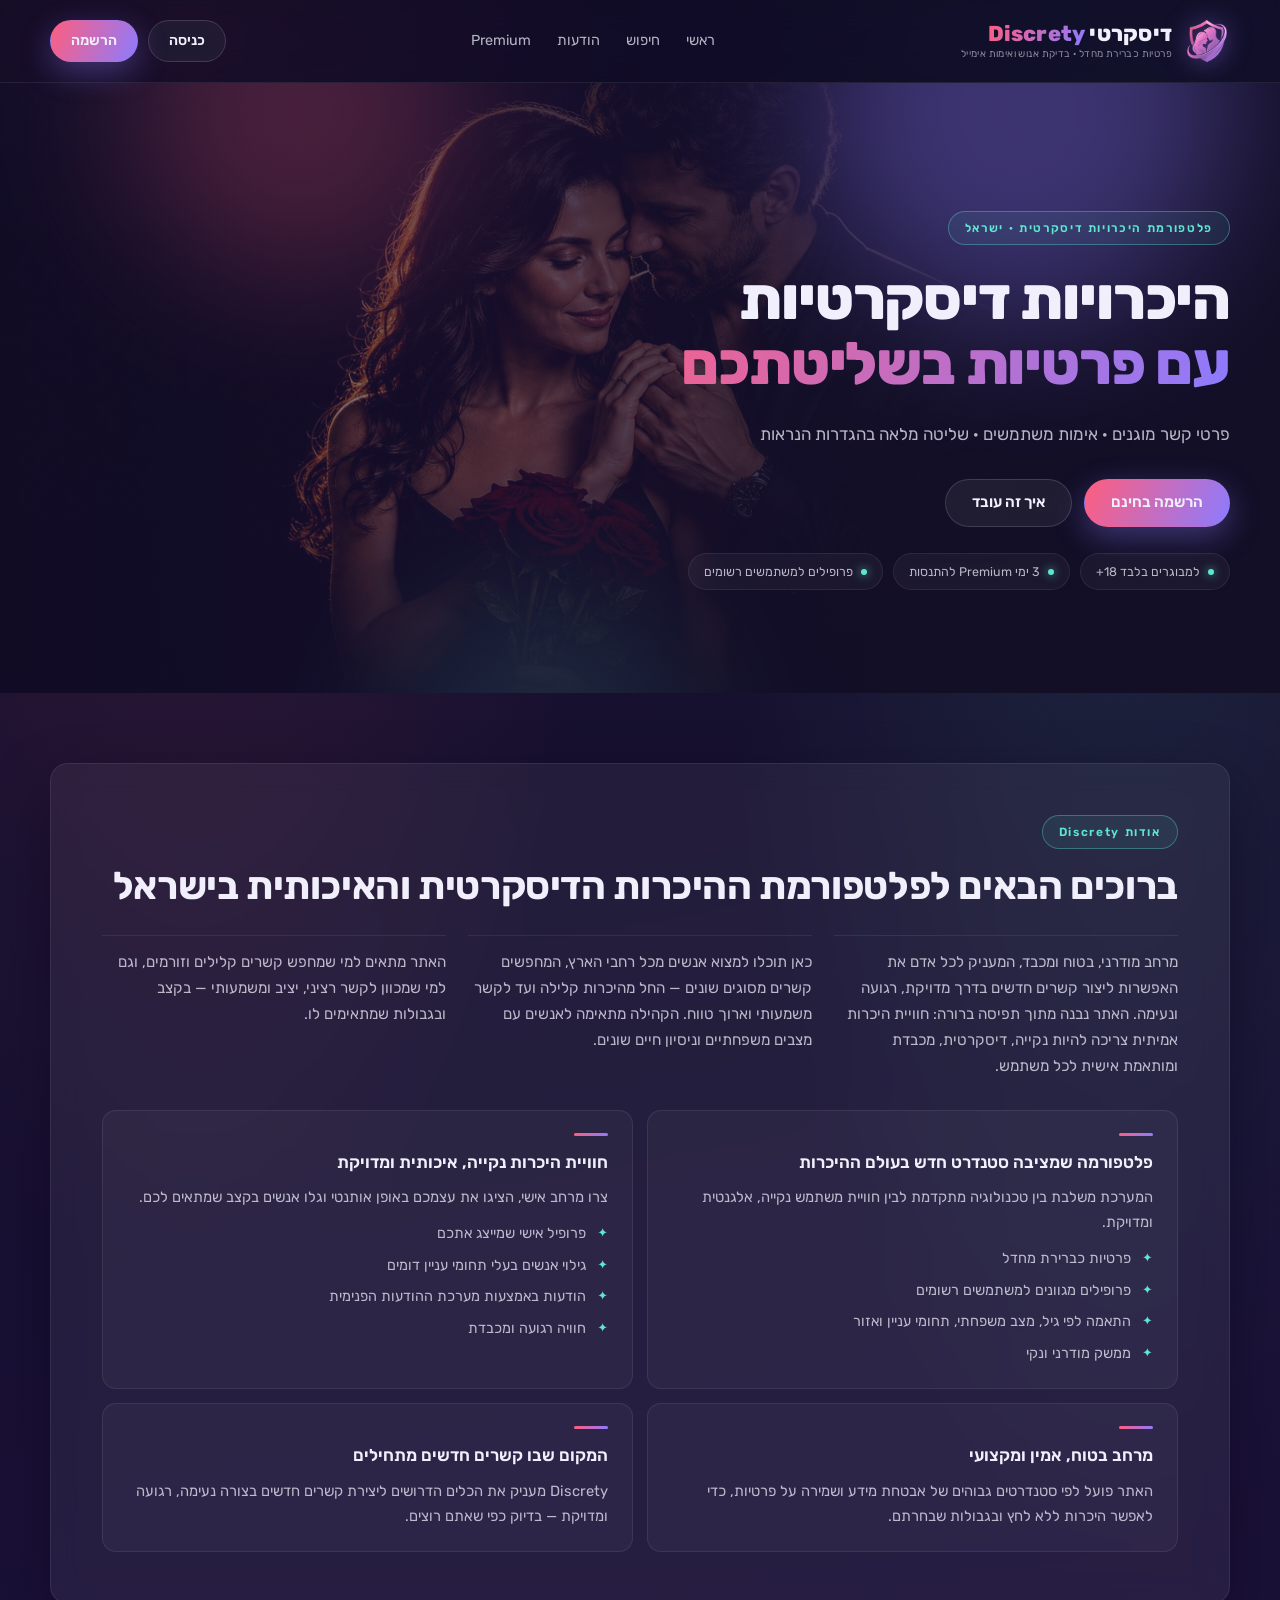
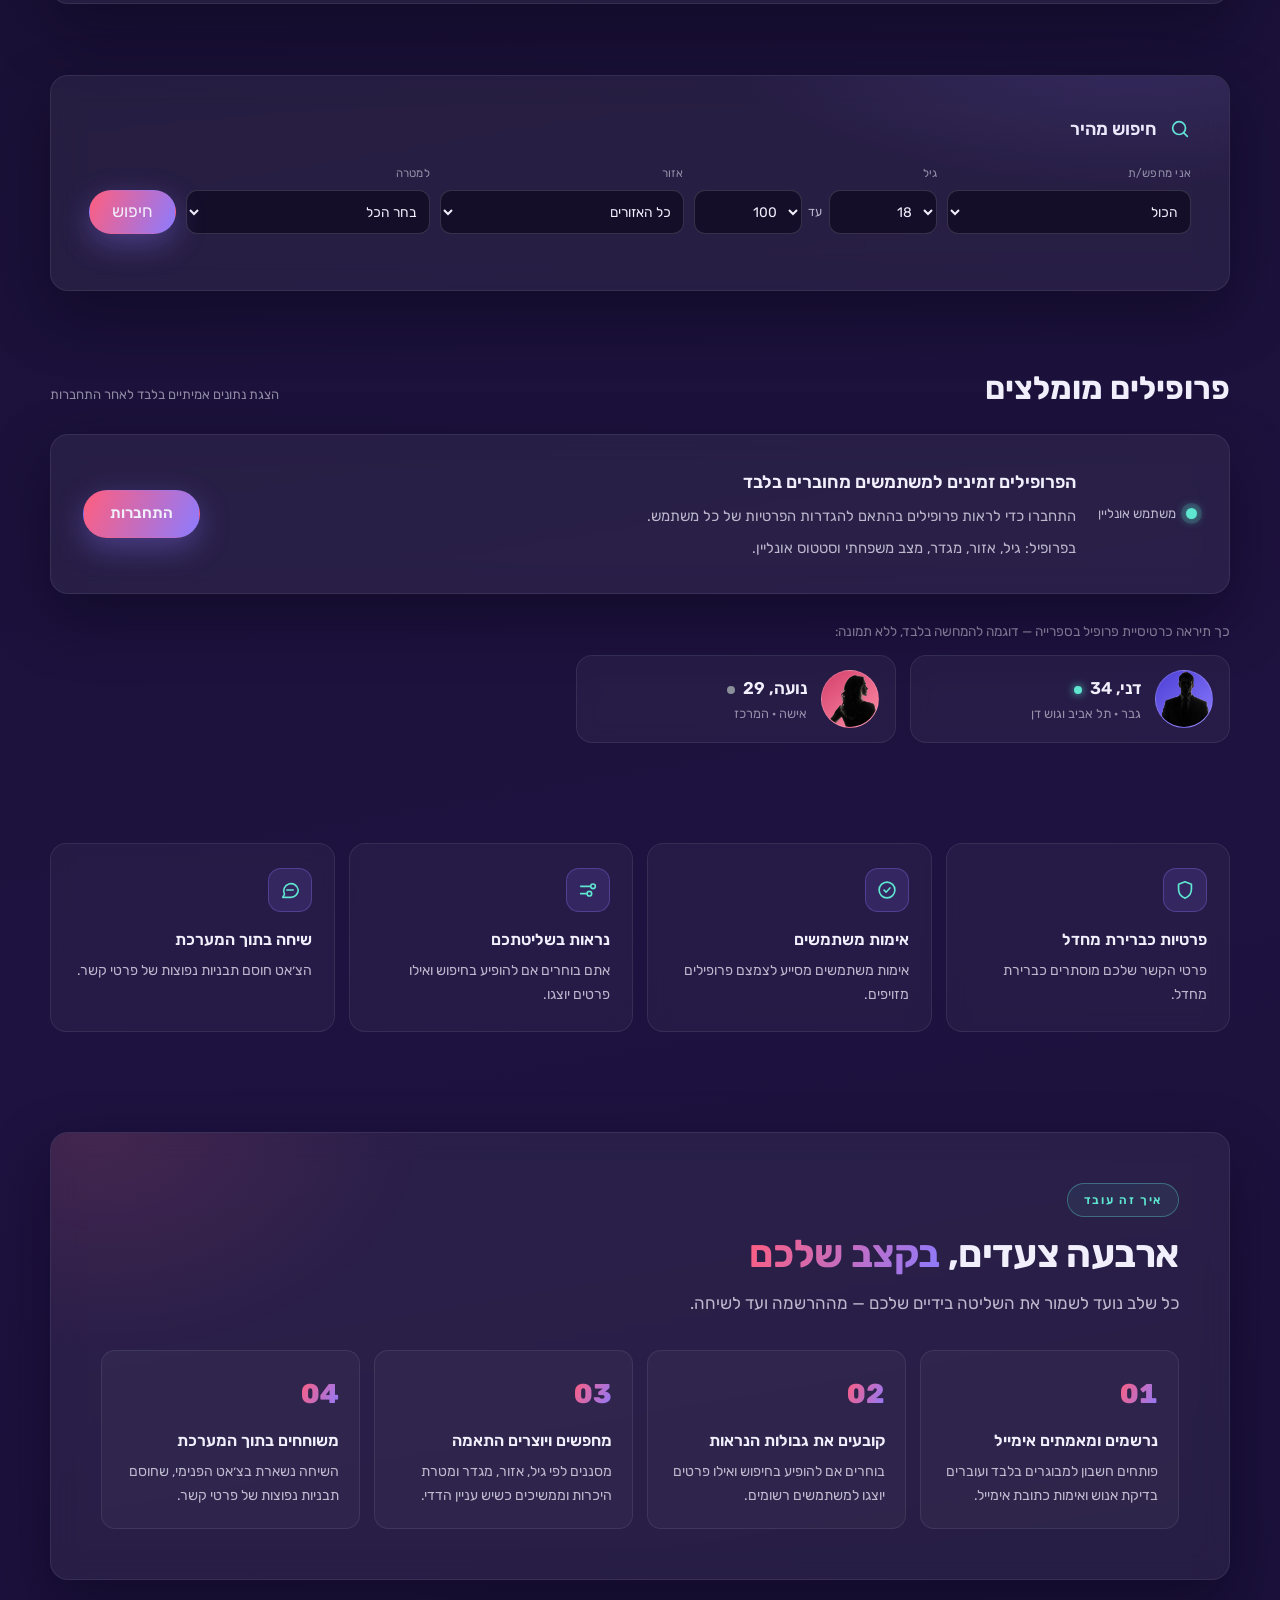
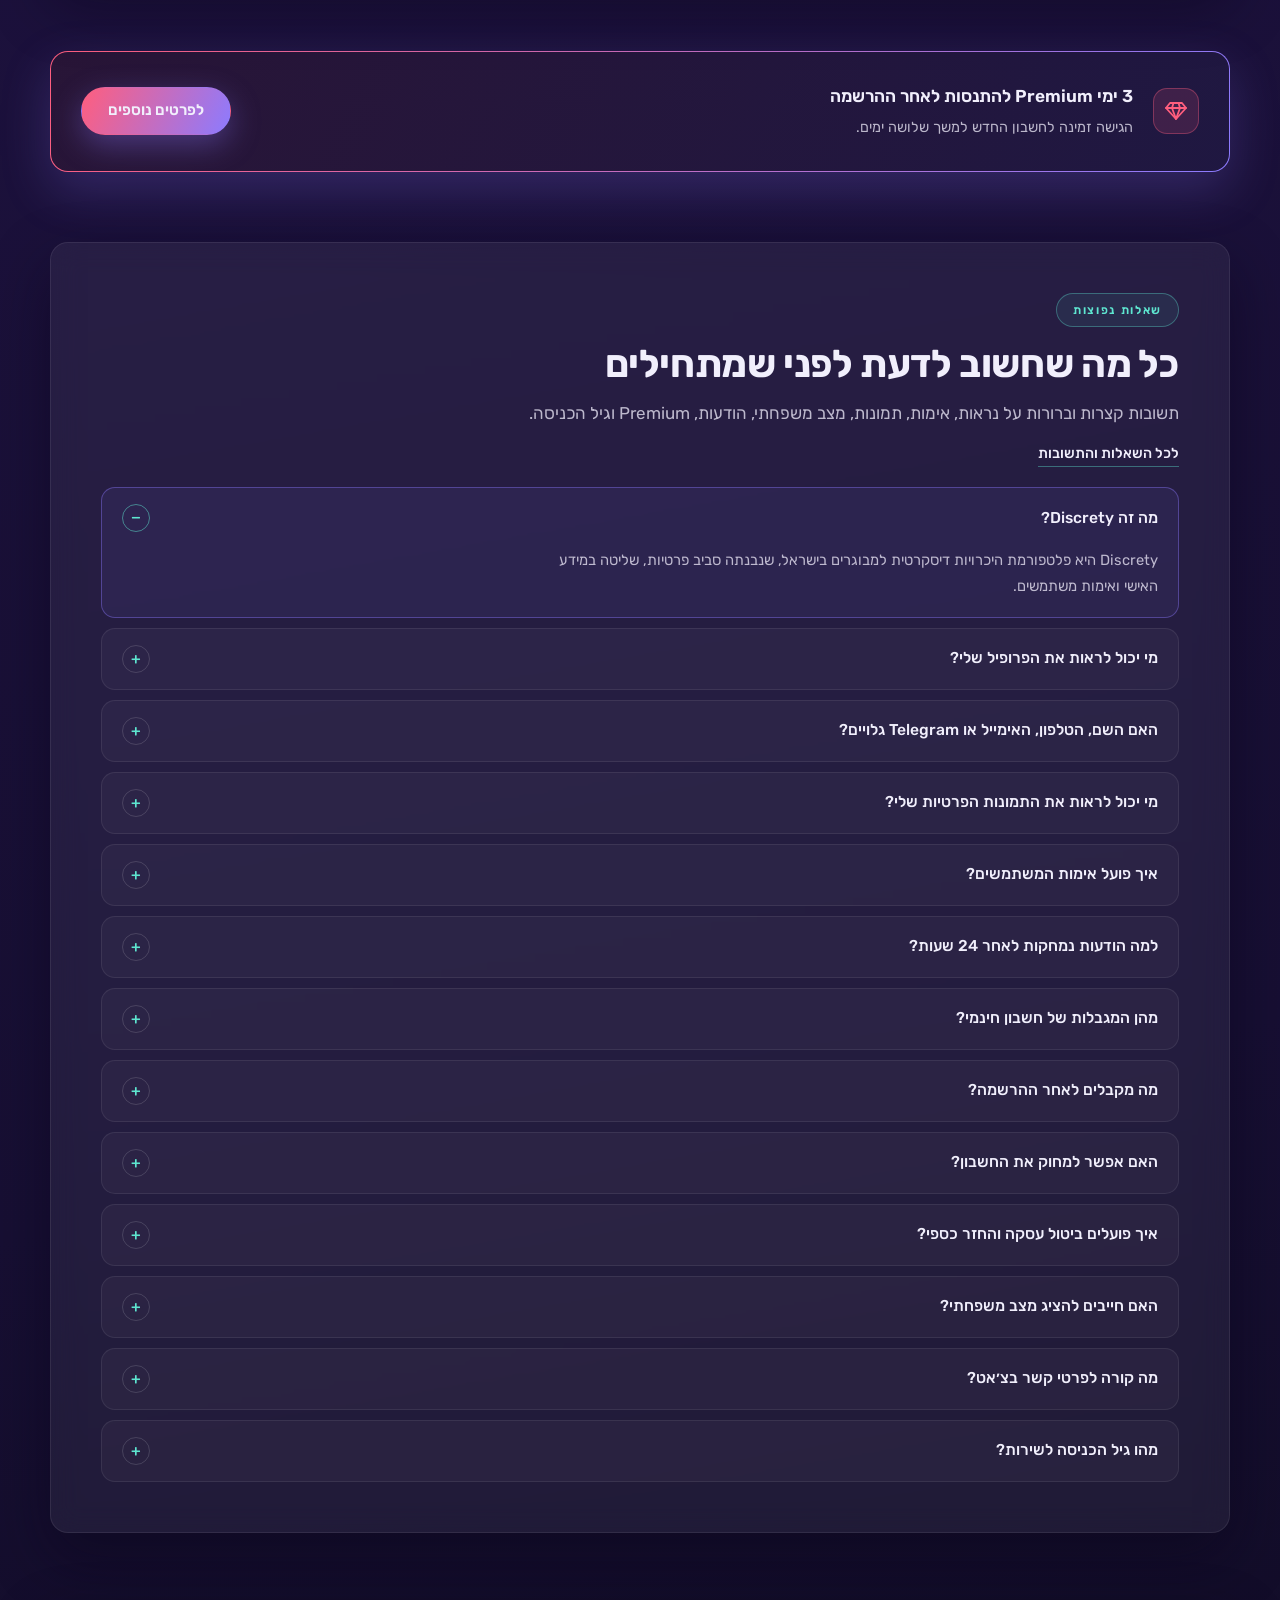
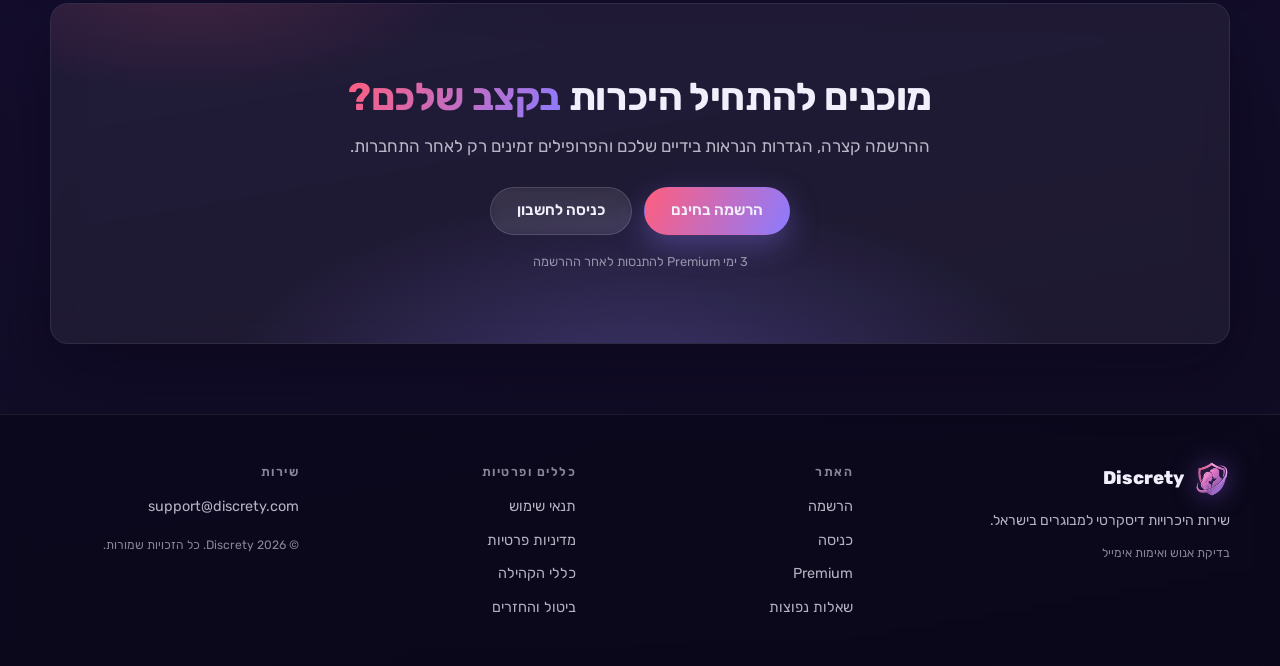
<file: index.html>
<!doctype html>
<html lang="he" dir="rtl">
<head>
<meta charset="utf-8">
<meta name="viewport" content="width=device-width, initial-scale=1">
<title>Discrety — היכרויות דיסקרטיות בישראל</title>
<meta name="description" content="דיסקרטי (Discrety) — אתר היכרויות דיסקרטיות למבוגרים בישראל: אנונימיות מלאה, פרופילים מאומתים ושליטה מלאה בפרטיות.">
<meta name="keywords" content="היכרויות, דיסקרטי, היכרויות דיסקרטיות, הכרויות דיסקרטיות, אתר היכרויות, דייטינג דיסקרטי, היכרויות בישראל">
<meta property="og:type" content="website">
<meta property="og:title" content="Discrety — היכרויות דיסקרטיות בישראל">
<meta property="og:description" content="דיסקרטי (Discrety) — אתר היכרויות דיסקרטיות למבוגרים בישראל: אנונימיות מלאה, פרופילים מאומתים ושליטה מלאה בפרטיות.">
<meta property="og:image" content="https://discrety.com/assets/hero.jpg">
<meta property="og:url" content="https://discrety.com/">
<meta property="og:locale" content="he_IL">
<meta property="og:site_name" content="Discrety · דיסקרטי">
<script type="application/ld+json">{"@context":"https://schema.org","@type":"WebSite","name":"Discrety — היכרויות דיסקרטיות","alternateName":["דיסקרטי","Discrety"],"url":"https://discrety.com/","inLanguage":"he","description":"אתר היכרויות דיסקרטיות למבוגרים בישראל — אנונימיות מלאה, פרופילים מאומתים ושליטה בפרטיות."}</script>
<link rel="canonical" href="https://discrety.com/">
<link rel="icon" type="image/png" href="assets/favicon.png">
<link rel="preconnect" href="https://fonts.googleapis.com">
<link rel="stylesheet" href="https://fonts.googleapis.com/css2?family=Rubik:wght@400;500;600;700;800&display=swap">
<link rel="stylesheet" href="assets/styles.css">
</head>
<body>
<div class="ng" lang="he" dir="rtl">
<header class="site-header">
  <div class="shell header-shell">
    <a class="brand" href="index.html" aria-label="Discrety — דף הבית">
      <span class="brand-logo" aria-hidden="true"></span>
      <span class="brand-text">
        <span class="brand-name">דיסקרטי <b>Discrety</b></span>
        <span class="brand-trust">פרטיות כברירת מחדל · בדיקת אנוש ואימות אימייל</span>
      </span>
    </a>
    <nav class="main-nav" aria-label="ניווט ראשי">
      <a href="index.html">ראשי</a>
      <a href="search.html">חיפוש</a>
      <a href="messages.html">הודעות</a>
      <a href="premium.html">Premium</a>
    </nav>
    <div class="header-actions">
      <span class="guest-actions">
        <a class="btn" href="login.html">כניסה</a>
        <a class="btn btn-grad" href="register.html">הרשמה</a>
      </span>
      <span class="user-actions">
        <button class="btn icon-btn" type="button" aria-label="התראות" data-toast="1">
          <svg viewBox="0 0 24 24" fill="none" stroke="currentColor" stroke-width="1.8" stroke-linecap="round" stroke-linejoin="round" aria-hidden="true"><path d="M18 9a6 6 0 10-12 0c0 5-2 6-2 6h16s-2-1-2-6"/><path d="M10.3 19a2 2 0 003.4 0"/></svg>
          <em>2</em>
        </button>
        <span class="user-chip"><span class="avatar m" aria-hidden="true"></span><span class="uname">דני</span></span>
      </span>
      <button class="btn menu-button" id="menuButton" type="button" aria-label="פתיחת תפריט" aria-expanded="false">☰</button>
    </div>
    <nav class="mobile-nav" id="mobileNav" aria-label="ניווט למובייל">
      <a href="index.html">ראשי</a><a href="search.html">חיפוש</a><a href="messages.html">הודעות</a><a href="premium.html">Premium</a><a href="login.html">כניסה</a><a href="register.html">הרשמה</a>
    </nav>
  </div>
</header>
<main>
<section class="hero">
    <div class="hero-bg" aria-hidden="true"><i></i><i></i><i></i></div>
    <div class="shell"><div class="hero-text">
      <span class="kicker">פלטפורמת היכרויות דיסקרטית · ישראל</span>
      <h1>היכרויות דיסקרטיות<span>עם פרטיות בשליטתכם</span></h1>
      <p class="hero-lead">פרטי קשר מוגנים · אימות משתמשים · שליטה מלאה בהגדרות הנראות</p>
      <div class="hero-actions">
        <a class="btn btn-grad preview-link" href="register.html">הרשמה בחינם</a>
        <a class="btn" href="#how">איך זה עובד</a>
      </div>
      <div class="hero-note">
        <span><i></i>למבוגרים בלבד 18+</span>
        <span><i></i>3 ימי Premium להתנסות</span>
        <span><i></i>פרופילים למשתמשים רשומים</span>
      </div>
    </div></div>
  </section>
<!-- HEADER -->
  <div class="shell home-main">
    <section class="panel editorial" id="about">
      <header><span class="kicker">אודות Discrety</span>
        <h2 class="section-title">ברוכים הבאים לפלטפורמת ההיכרות הדיסקרטית והאיכותית בישראל</h2>
      </header>
      <div class="lead-grid">
        <p>מרחב מודרני, בטוח ומכבד, המעניק לכל אדם את האפשרות ליצור קשרים חדשים בדרך מדויקת, רגועה ונעימה. האתר נבנה מתוך תפיסה ברורה: חוויית היכרות אמיתית צריכה להיות נקייה, דיסקרטית, מכבדת ומותאמת אישית לכל משתמש.</p>
        <p>כאן תוכלו למצוא אנשים מכל רחבי הארץ, המחפשים קשרים מסוגים שונים — החל מהיכרות קלילה ועד לקשר משמעותי וארוך טווח. הקהילה מתאימה לאנשים עם מצבים משפחתיים וניסיון חיים שונים.</p>
        <p>האתר מתאים למי שמחפש קשרים קלילים וזורמים, וגם למי שמכוון לקשר רציני, יציב ומשמעותי — בקצב ובגבולות שמתאימים לו.</p>
      </div>
      <div class="editorial-grid">
        <article>
          <h3>פלטפורמה שמציבה סטנדרט חדש בעולם ההיכרות</h3>
          <p>המערכת משלבת בין טכנולוגיה מתקדמת לבין חוויית משתמש נקייה, אלגנטית ומדויקת.</p>
          <ul>
            <li>פרטיות כברירת מחדל</li>
            <li>פרופילים מגוונים למשתמשים רשומים</li>
            <li>התאמה לפי גיל, מצב משפחתי, תחומי עניין ואזור</li>
            <li>ממשק מודרני ונקי</li>
          </ul>
        </article>
        <article>
          <h3>חוויית היכרות נקייה, איכותית ומדויקת</h3>
          <p>צרו מרחב אישי, הציגו את עצמכם באופן אותנטי וגלו אנשים בקצב שמתאים לכם.</p>
          <ul>
            <li>פרופיל אישי שמייצג אתכם</li>
            <li>גילוי אנשים בעלי תחומי עניין דומים</li>
            <li>הודעות באמצעות מערכת ההודעות הפנימית</li>
            <li>חוויה רגועה ומכבדת</li>
          </ul>
        </article>
        <article>
          <h3>מרחב בטוח, אמין ומקצועי</h3>
          <p>האתר פועל לפי סטנדרטים גבוהים של אבטחת מידע ושמירה על פרטיות, כדי לאפשר היכרות ללא לחץ ובגבולות שבחרתם.</p>
        </article>
        <article>
          <h3>המקום שבו קשרים חדשים מתחילים</h3>
          <p>Discrety מעניק את הכלים הדרושים ליצירת קשרים חדשים בצורה נעימה, רגועה ומדויקת — בדיוק כפי שאתם רוצים.</p>
        </article>
      </div>
    </section>

    <form class="panel search" id="searchForm">
      <div class="search-head">
        <svg viewBox="0 0 24 24" fill="none" stroke="currentColor" stroke-width="1.9" stroke-linecap="round" aria-hidden="true"><circle cx="11" cy="11" r="7"/><path d="M20 20l-3.8-3.8"/></svg>
        <strong>חיפוש מהיר</strong>
      </div>
      <div class="search-fields">
        <label>אני מחפש/ת
          <select><option>הכול</option><option>אישה</option><option>גבר</option></select>
        </label>
        <label>גיל
          <span class="age-range">
            <select dir="ltr" aria-label="מגיל"><option>18</option><option>19</option><option>20</option><option>21</option><option>22</option><option>23</option><option>24</option><option>25</option><option>26</option><option>27</option><option>28</option><option>29</option><option>30</option><option>31</option><option>32</option><option>33</option><option>34</option><option>35</option><option>36</option><option>37</option><option>38</option><option>39</option><option>40</option><option>41</option><option>42</option><option>43</option><option>44</option><option>45</option><option>46</option><option>47</option><option>48</option><option>49</option><option>50</option><option>51</option><option>52</option><option>53</option><option>54</option><option>55</option><option>56</option><option>57</option><option>58</option><option>59</option><option>60</option><option>61</option><option>62</option><option>63</option><option>64</option><option>65</option><option>66</option><option>67</option><option>68</option><option>69</option><option>70</option><option>71</option><option>72</option><option>73</option><option>74</option><option>75</option><option>76</option><option>77</option><option>78</option><option>79</option><option>80</option><option>81</option><option>82</option><option>83</option><option>84</option><option>85</option><option>86</option><option>87</option><option>88</option><option>89</option><option>90</option><option>91</option><option>92</option><option>93</option><option>94</option><option>95</option><option>96</option><option>97</option><option>98</option><option>99</option><option>100</option></select>
            <span class="age-sep">עד</span>
            <select dir="ltr" aria-label="עד גיל"><option>18</option><option>19</option><option>20</option><option>21</option><option>22</option><option>23</option><option>24</option><option>25</option><option>26</option><option>27</option><option>28</option><option>29</option><option>30</option><option>31</option><option>32</option><option>33</option><option>34</option><option>35</option><option>36</option><option>37</option><option>38</option><option>39</option><option>40</option><option>41</option><option>42</option><option>43</option><option>44</option><option>45</option><option>46</option><option>47</option><option>48</option><option>49</option><option>50</option><option>51</option><option>52</option><option>53</option><option>54</option><option>55</option><option>56</option><option>57</option><option>58</option><option>59</option><option>60</option><option>61</option><option>62</option><option>63</option><option>64</option><option>65</option><option>66</option><option>67</option><option>68</option><option>69</option><option>70</option><option>71</option><option>72</option><option>73</option><option>74</option><option>75</option><option>76</option><option>77</option><option>78</option><option>79</option><option>80</option><option>81</option><option>82</option><option>83</option><option>84</option><option>85</option><option>86</option><option>87</option><option>88</option><option>89</option><option>90</option><option>91</option><option>92</option><option>93</option><option>94</option><option>95</option><option>96</option><option>97</option><option>98</option><option>99</option><option selected>100</option></select>
          </span>
        </label>
        <label>אזור
          <select><option>כל האזורים</option><option>תל אביב וגוש דן</option><option>המרכז</option><option>ירושלים והסביבה</option><option>חיפה והקריות</option><option>הצפון</option><option>הדרום</option></select>
        </label>
        <label>למטרה
          <select><option>בחר הכל</option><option>קשר דיסקרטי</option><option>פלירטוטים</option><option>קשר רומנטי</option><option>בילויים משותפים</option><option>אחר</option></select>
        </label>
        <button class="btn btn-grad" type="submit">חיפוש</button>
      </div>
      <div class="search-actions">
        <p class="preview-message" id="searchMessage">זהו preview בלבד — באתר הפעיל החיפוש יפתח את ספריית הפרופילים.</p>
      </div>
    </form>

    <section id="profiles">
      <div class="profiles-heading">
        <h2>פרופילים מומלצים</h2>
        <small>הצגת נתונים אמיתיים בלבד לאחר התחברות</small>
      </div>
      <div class="panel profile-gate">
        <div class="gate-status-wrap">
          <span class="gate-status" id="connectionStatus" role="status" aria-live="polite" aria-label="סטטוס חיבור החשבון"><span class="dot" aria-hidden="true"></span></span>
          <span class="gate-status-label">משתמש אונליין</span>
        </div>
        <div>
          <h3>הפרופילים זמינים למשתמשים מחוברים בלבד</h3>
          <p>התחברו כדי לראות פרופילים בהתאם להגדרות הפרטיות של כל משתמש.</p>
          <p class="profile-fields">בפרופיל: גיל, אזור, מגדר, מצב משפחתי וסטטוס אונליין.</p>
        </div>
        <a class="btn btn-grad preview-link" href="login.html">התחברות</a>
      </div>
      <p class="sample-profiles-label">כך תיראה כרטיסיית פרופיל בספרייה — דוגמה להמחשה בלבד, ללא תמונה:</p>
      <div class="sample-profiles-grid" aria-hidden="true">
        <article class="sample-profile-card">
          <span class="sample-profile-avatar male">
            <img src="assets/avatar-m.png" alt="" width="58" height="58">
          </span>
          <div class="sample-profile-info">
            <div class="sample-profile-name">דני, 34 <span class="connection-status connected"><span class="dot"></span></span></div>
            <div class="sample-profile-meta">גבר · תל אביב וגוש דן</div>
          </div>
        </article>
        <article class="sample-profile-card">
          <span class="sample-profile-avatar female">
            <img src="assets/avatar-f.png" alt="" width="58" height="58">
          </span>
          <div class="sample-profile-info">
            <div class="sample-profile-name">נועה, 29 <span class="connection-status"><span class="dot"></span></span></div>
            <div class="sample-profile-meta">אישה · המרכז</div>
          </div>
        </article>
      </div>
    </section>
  </div>

  <section class="trust" aria-label="עקרונות פרטיות ואמון">
    <div class="shell trust-grid">
      <article class="trust-item">
        <span class="icon"><svg viewBox="0 0 24 24" fill="none" stroke="currentColor" stroke-width="1.8" stroke-linecap="round" stroke-linejoin="round" aria-hidden="true"><path d="M12 3l7 2.8v5.4c0 4.6-3 8.2-7 9.8-4-1.6-7-5.2-7-9.8V5.8z"/></svg></span>
        <h2>פרטיות כברירת מחדל</h2><p>פרטי הקשר שלכם מוסתרים כברירת מחדל.</p>
      </article>
      <article class="trust-item">
        <span class="icon"><svg viewBox="0 0 24 24" fill="none" stroke="currentColor" stroke-width="1.8" stroke-linecap="round" stroke-linejoin="round" aria-hidden="true"><circle cx="12" cy="12" r="8.6"/><path d="M8.8 12.2l2.2 2.2 4.2-4.6"/></svg></span>
        <h2>אימות משתמשים</h2><p>אימות משתמשים מסייע לצמצם פרופילים מזויפים.</p>
      </article>
      <article class="trust-item">
        <span class="icon"><svg viewBox="0 0 24 24" fill="none" stroke="currentColor" stroke-width="1.8" stroke-linecap="round" stroke-linejoin="round" aria-hidden="true"><path d="M4 8h10M4 16h6"/><circle cx="17.5" cy="8" r="2.5"/><circle cx="13.5" cy="16" r="2.5"/></svg></span>
        <h2>נראות בשליטתכם</h2><p>אתם בוחרים אם להופיע בחיפוש ואילו פרטים יוצגו.</p>
      </article>
      <article class="trust-item">
        <span class="icon"><svg viewBox="0 0 24 24" fill="none" stroke="currentColor" stroke-width="1.8" stroke-linecap="round" stroke-linejoin="round" aria-hidden="true"><path d="M21 12a8 8 0 01-8 8H4l2-3.2A8 8 0 1121 12z"/><path d="M8.5 12h7"/></svg></span>
        <h2>שיחה בתוך המערכת</h2><p>הצ׳אט חוסם תבניות נפוצות של פרטי קשר.</p>
      </article>
    </div>
  </section>
<!-- MAIN1 -->
  <div class="shell home-main">
    <section class="panel journey" id="how">
      <span class="kicker">איך זה עובד</span>
      <h2 class="section-title">ארבעה צעדים, <span class="grad-text">בקצב שלכם</span></h2>
      <p class="section-copy">כל שלב נועד לשמור את השליטה בידיים שלכם — מההרשמה ועד לשיחה.</p>
      <ol class="journey-grid">
        <li><span class="num">01</span><h3>נרשמים ומאמתים אימייל</h3><p>פותחים חשבון למבוגרים בלבד ועוברים בדיקת אנוש ואימות כתובת אימייל.</p></li>
        <li><span class="num">02</span><h3>קובעים את גבולות הנראות</h3><p>בוחרים אם להופיע בחיפוש ואילו פרטים יוצגו למשתמשים רשומים.</p></li>
        <li><span class="num">03</span><h3>מחפשים ויוצרים התאמה</h3><p>מסננים לפי גיל, אזור, מגדר ומטרת היכרות וממשיכים כשיש עניין הדדי.</p></li>
        <li><span class="num">04</span><h3>משוחחים בתוך המערכת</h3><p>השיחה נשארת בצ׳אט הפנימי, שחוסם תבניות נפוצות של פרטי קשר.</p></li>
      </ol>
    </section>

    <section class="premium">
      <span class="diamond" aria-hidden="true"><svg viewBox="0 0 24 24" fill="none" stroke="currentColor" stroke-width="1.8" stroke-linecap="round" stroke-linejoin="round"><path d="M6 4h12l4 5-10 11L2 9z"/><path d="M2 9h20M9.5 4L8 9l4 11 4-11-1.5-5"/></svg></span>
      <div>
        <strong>3 ימי Premium להתנסות לאחר ההרשמה</strong>
        <p>הגישה זמינה לחשבון החדש למשך שלושה ימים.</p>
      </div>
      <a class="btn btn-grad preview-link" href="premium.html">לפרטים נוספים</a>
    </section>

    <section class="panel faq" id="faq">
      <header>
        <span class="kicker">שאלות נפוצות</span>
        <h2 class="section-title">כל מה שחשוב לדעת לפני שמתחילים</h2>
        <p class="section-copy">תשובות קצרות וברורות על נראות, אימות, תמונות, מצב משפחתי, הודעות, Premium וגיל הכניסה.</p>
        <a class="text-link preview-link" href="index.html#faq">לכל השאלות והתשובות</a>
      </header>
      <div class="faq-list">
        <details open><summary>מה זה Discrety?</summary><p>Discrety היא פלטפורמת היכרויות דיסקרטית למבוגרים בישראל, שנבנתה סביב פרטיות, שליטה במידע האישי ואימות משתמשים.</p></details>
        <details><summary>מי יכול לראות את הפרופיל שלי?</summary><p>רק משתמשים רשומים ומחוברים יכולים לעיין בפרופילים, ובכפוף להגדרות הנראות שקבעתם.</p></details>
        <details><summary>האם השם, הטלפון, האימייל או Telegram גלויים?</summary><p>לא. פרטים אישיים נשארים מוסתרים כברירת מחדל. פתיחת גישה לפרטי קשר מתבצעת רק לאחר בקשה מוגנת ואישור מפורש שלכם.</p></details>
        <details><summary>מי יכול לראות את התמונות הפרטיות שלי?</summary><p>רק משתמשים שאישרתם יכולים לקבל גישה לתמונות סגורות. אפשר לבטל את ההרשאה בכל רגע דרך הגדרות החשבון.</p></details>
        <details><summary>איך פועל אימות המשתמשים?</summary><p>ההרשמה כוללת בדיקת אנוש ואימות אימייל. התהליך מסייע לצמצם בוטים ופרופילים מזויפים.</p></details>
        <details><summary>למה הודעות נמחקות לאחר 24 שעות?</summary><p>הודעות בצ׳אט נשמרות לתקופה מוגבלת ונמחקות אוטומטית לאחר 24 שעות בהתאם לעקרונות הפרטיות של השירות.</p></details>
        <details><summary>מהן המגבלות של חשבון חינמי?</summary><p>חשבון חינמי מוגבל לעד 3 הודעות ביום, עד 25 מילים בכל הודעה, ואינו כולל שליחת מדיה, קבלת תמונות או פתיחת פרטי קשר.</p></details>
        <details><summary>מה מקבלים לאחר ההרשמה?</summary><p>כל חשבון חדש מקבל 3 ימי Premium להתנסות לאחר ההרשמה.</p></details>
        <details><summary>האם אפשר למחוק את החשבון?</summary><p>כן. ניתן לבקש מחיקה דרך הגדרות החשבון או באמצעות פנייה לתמיכה. מחיקת נתונים תתבצע בהתאם למדיניות הפרטיות ולחובות החוקיות החלות.</p></details>
        <details><summary>איך פועלים ביטול עסקה והחזר כספי?</summary><p>בקשות ביטול והחזר נבדקות בהתאם למסלול שנרכש, אופן התשלום והדין החל בישראל. הפרטים המלאים מופיעים במדיניות הביטולים וההחזרים.</p></details>
        <details><summary>האם חייבים להציג מצב משפחתי?</summary><p>לא. מצב משפחתי מופיע בכרטיס ובפרופיל רק כאשר הוא הוגדר וזמין להצגה.</p></details>
        <details><summary>מה קורה לפרטי קשר בצ׳אט?</summary><p>המערכת חוסמת תבניות נפוצות של טלפון, אימייל וקישורים חיצוניים כדי להשאיר את ההיכרות בתוך הצ׳אט הפנימי.</p></details>
        <details><summary>מהו גיל הכניסה לשירות?</summary><p>השירות מיועד לבני 18 ומעלה בלבד.</p></details>
      </div>
    </section>

    <section class="panel final-cta">
      <h2 class="section-title">מוכנים להתחיל היכרות <span class="grad-text">בקצב שלכם?</span></h2>
      <p>ההרשמה קצרה, הגדרות הנראות בידיים שלכם והפרופילים זמינים רק לאחר התחברות.</p>
      <div class="cta-actions">
        <a class="btn btn-grad preview-link" href="register.html">הרשמה בחינם</a>
        <a class="btn preview-link" href="login.html">כניסה לחשבון</a>
      </div>
      <small>3 ימי Premium להתנסות לאחר ההרשמה</small>
    </section>
  </div>
</main>
<footer class="site-footer">
  <div class="shell footer-grid">
    <div class="footer-about">
      <a class="footer-brand" href="index.html">
        <span class="brand-logo" aria-hidden="true"></span>
        Discrety
      </a>
      <p>שירות היכרויות דיסקרטי למבוגרים בישראל.</p>
      <span>בדיקת אנוש ואימות אימייל</span>
    </div>
    <div class="footer-col">
      <strong>האתר</strong>
      <a href="register.html">הרשמה</a>
      <a href="login.html">כניסה</a>
      <a href="premium.html">Premium</a>
      <a href="index.html#faq">שאלות נפוצות</a>
    </div>
    <div class="footer-col">
      <strong>כללים ופרטיות</strong>
      <a href="#" data-toast="1">תנאי שימוש</a>
      <a href="#" data-toast="1">מדיניות פרטיות</a>
      <a href="#" data-toast="1">כללי הקהילה</a>
      <a href="#" data-toast="1">ביטול והחזרים</a>
    </div>
    <div class="footer-col">
      <strong>שירות</strong>
      <a href="mailto:support@discrety.com">support@discrety.com</a>
      <small>© 2026 Discrety. כל הזכויות שמורות.</small>
    </div>
  </div>
</footer>
<div class="toast" id="toast" role="status">זהו אתר תצוגה מקדימה — הקישור יפעל בגרסה המלאה.</div>
</div>
<script src="assets/app.js"></script>
</body>
</html>
</file>
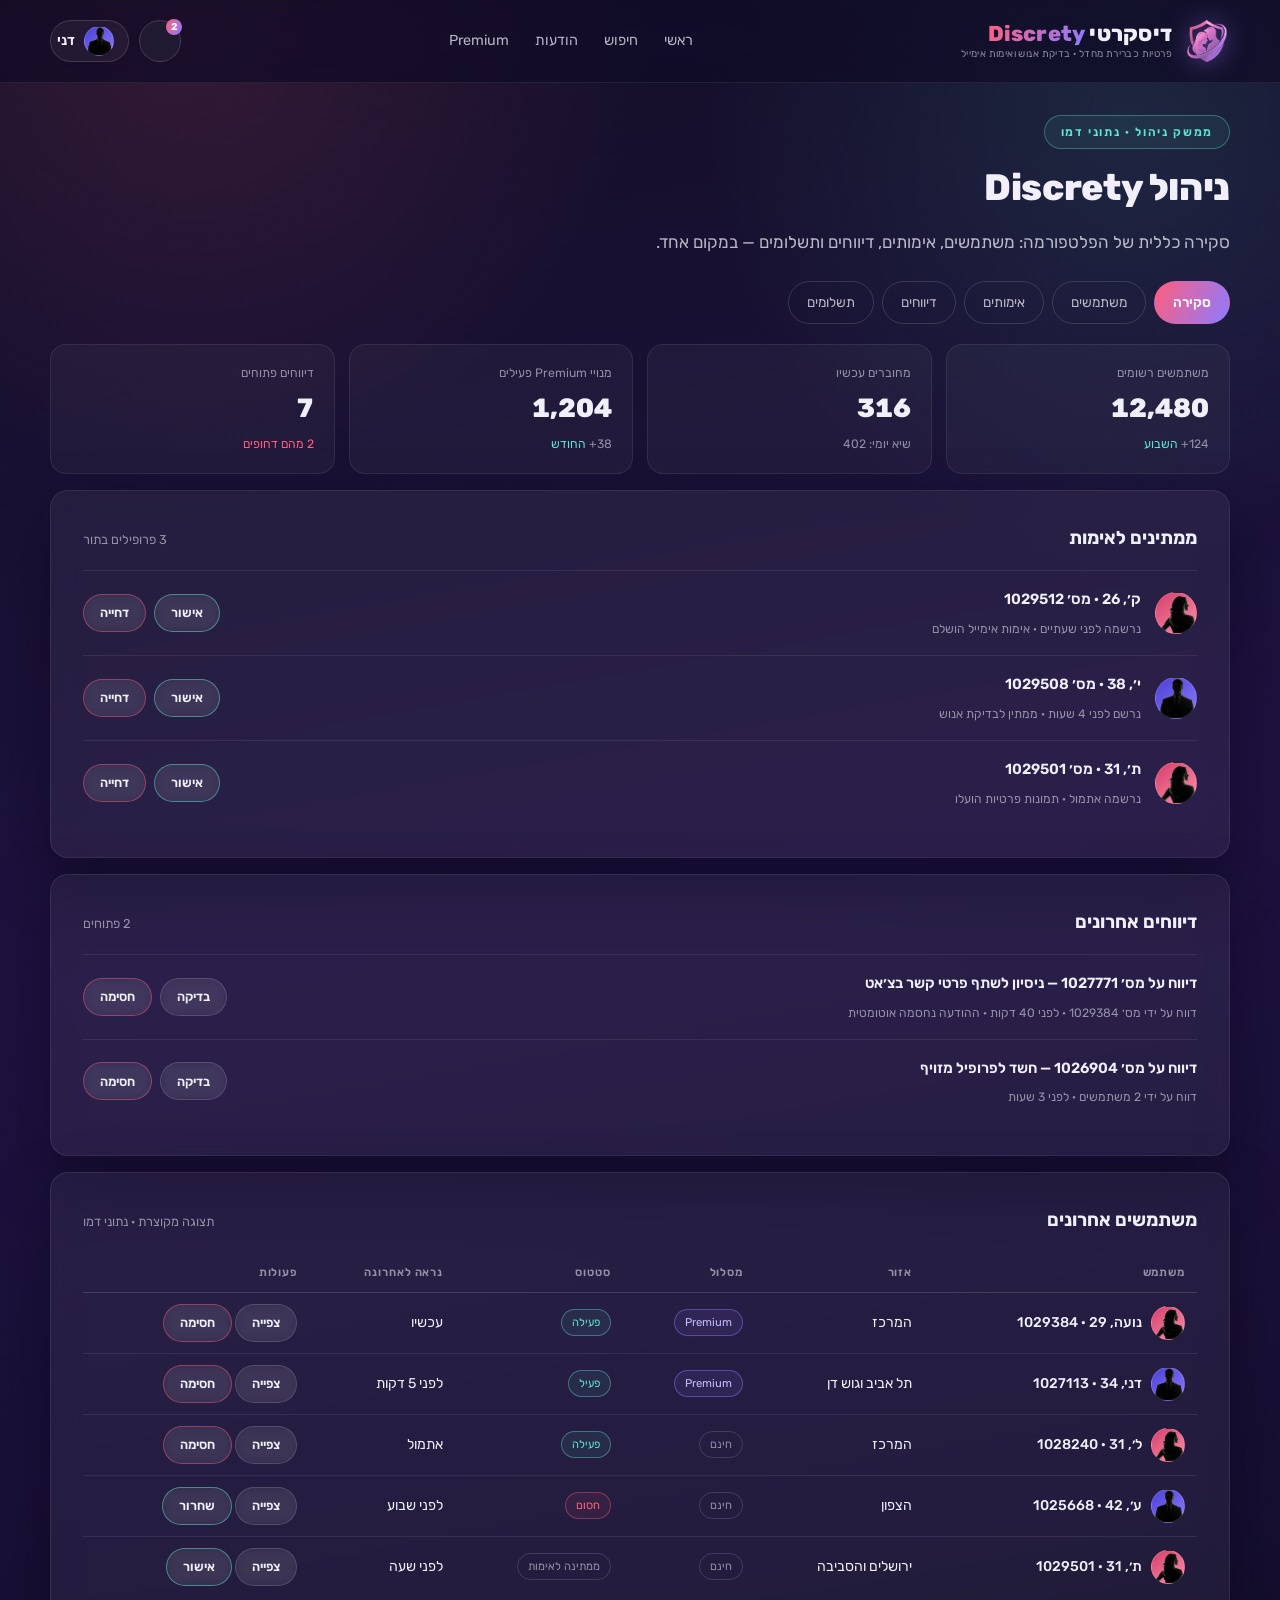
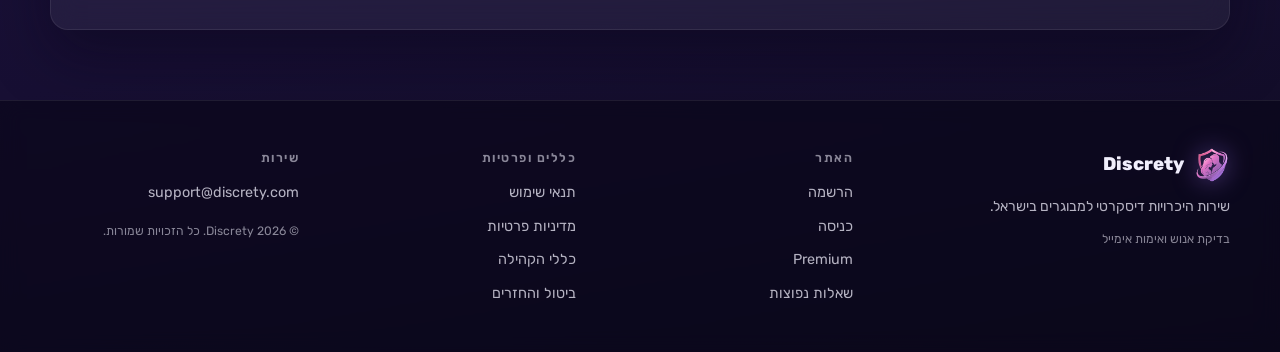
<file: admin.html>
<!doctype html>
<html lang="he" dir="rtl">
<head>
<meta charset="utf-8">
<meta name="viewport" content="width=device-width, initial-scale=1">
<title>ניהול · Discrety</title>
<meta name="description" content="ממשק ניהול — תצוגה מקדימה עם נתוני דמו.">
<meta name="keywords" content="היכרויות, דיסקרטי, היכרויות דיסקרטיות, הכרויות דיסקרטיות, אתר היכרויות, דייטינג דיסקרטי, היכרויות בישראל">
<meta name="robots" content="noindex,nofollow">
<link rel="canonical" href="https://discrety.com/admin.html">
<link rel="icon" type="image/png" href="assets/favicon.png">
<link rel="preconnect" href="https://fonts.googleapis.com">
<link rel="stylesheet" href="https://fonts.googleapis.com/css2?family=Rubik:wght@400;500;600;700;800&display=swap">
<link rel="stylesheet" href="assets/styles.css">
</head>
<body>
<div class="ng logged" lang="he" dir="rtl">
<header class="site-header">
  <div class="shell header-shell">
    <a class="brand" href="index.html" aria-label="Discrety — דף הבית">
      <span class="brand-logo" aria-hidden="true"></span>
      <span class="brand-text">
        <span class="brand-name">דיסקרטי <b>Discrety</b></span>
        <span class="brand-trust">פרטיות כברירת מחדל · בדיקת אנוש ואימות אימייל</span>
      </span>
    </a>
    <nav class="main-nav" aria-label="ניווט ראשי">
      <a href="index.html">ראשי</a>
      <a href="search.html">חיפוש</a>
      <a href="messages.html">הודעות</a>
      <a href="premium.html">Premium</a>
    </nav>
    <div class="header-actions">
      <span class="guest-actions">
        <a class="btn" href="login.html">כניסה</a>
        <a class="btn btn-grad" href="register.html">הרשמה</a>
      </span>
      <span class="user-actions">
        <button class="btn icon-btn" type="button" aria-label="התראות" data-toast="1">
          <svg viewBox="0 0 24 24" fill="none" stroke="currentColor" stroke-width="1.8" stroke-linecap="round" stroke-linejoin="round" aria-hidden="true"><path d="M18 9a6 6 0 10-12 0c0 5-2 6-2 6h16s-2-1-2-6"/><path d="M10.3 19a2 2 0 003.4 0"/></svg>
          <em>2</em>
        </button>
        <span class="user-chip"><span class="avatar m" aria-hidden="true"></span><span class="uname">דני</span></span>
      </span>
      <button class="btn menu-button" id="menuButton" type="button" aria-label="פתיחת תפריט" aria-expanded="false">☰</button>
    </div>
    <nav class="mobile-nav" id="mobileNav" aria-label="ניווט למובייל">
      <a href="index.html">ראשי</a><a href="search.html">חיפוש</a><a href="messages.html">הודעות</a><a href="premium.html">Premium</a><a href="login.html">כניסה</a><a href="register.html">הרשמה</a>
    </nav>
  </div>
</header>
<main>
<div class="shell view-pad">
    <div class="page-head">
      <span class="kicker">ממשק ניהול · נתוני דמו</span>
      <h1>ניהול Discrety</h1>
      <p>סקירה כללית של הפלטפורמה: משתמשים, אימותים, דיווחים ותשלומים — במקום אחד.</p>
    </div>
    <nav class="adm-tabs" aria-label="לשוניות ניהול">
      <a class="cur" href="#">סקירה</a>
      <a href="#" data-toast="1">משתמשים</a>
      <a href="#" data-toast="1">אימותים</a>
      <a href="#" data-toast="1">דיווחים</a>
      <a href="#" data-toast="1">תשלומים</a>
    </nav>
    <div class="kpi-grid">
      <div class="kpi"><span>משתמשים רשומים</span><b>12,480</b><span class="up"><span dir="ltr">+124</span> השבוע</span></div>
      <div class="kpi"><span>מחוברים עכשיו</span><b>316</b><span>שיא יומי: 402</span></div>
      <div class="kpi"><span>מנויי Premium פעילים</span><b>1,204</b><span class="up"><span dir="ltr">+38</span> החודש</span></div>
      <div class="kpi"><span>דיווחים פתוחים</span><b>7</b><span class="down">2 מהם דחופים</span></div>
    </div>

    <section class="panel panel-pad adm-panel">
      <div class="panel-title"><h2>ממתינים לאימות</h2><small>3 פרופילים בתור</small></div>
      <div class="q-row"><span class="avatar f"></span><span><span class="q-name">ק׳, 26 · מס׳ 1029512</span><br><span class="q-meta">נרשמה לפני שעתיים · אימות אימייל הושלם</span></span><span class="q-actions"><a class="btn btn-s btn-ok" href="#" data-toast="1">אישור</a><a class="btn btn-s btn-no" href="#" data-toast="1">דחייה</a></span></div>
      <div class="q-row"><span class="avatar m"></span><span><span class="q-name">י׳, 38 · מס׳ 1029508</span><br><span class="q-meta">נרשם לפני 4 שעות · ממתין לבדיקת אנוש</span></span><span class="q-actions"><a class="btn btn-s btn-ok" href="#" data-toast="1">אישור</a><a class="btn btn-s btn-no" href="#" data-toast="1">דחייה</a></span></div>
      <div class="q-row"><span class="avatar f"></span><span><span class="q-name">ת׳, 31 · מס׳ 1029501</span><br><span class="q-meta">נרשמה אתמול · תמונות פרטיות הועלו</span></span><span class="q-actions"><a class="btn btn-s btn-ok" href="#" data-toast="1">אישור</a><a class="btn btn-s btn-no" href="#" data-toast="1">דחייה</a></span></div>
    </section>

    <section class="panel panel-pad adm-panel">
      <div class="panel-title"><h2>דיווחים אחרונים</h2><small>2 פתוחים</small></div>
      <div class="q-row"><span><span class="q-name">דיווח על מס׳ 1027771 — ניסיון לשתף פרטי קשר בצ׳אט</span><br><span class="q-meta">דווח על ידי מס׳ 1029384 · לפני 40 דקות · ההודעה נחסמה אוטומטית</span></span><span class="q-actions"><a class="btn btn-s" href="#" data-toast="1">בדיקה</a><a class="btn btn-s btn-no" href="#" data-toast="1">חסימה</a></span></div>
      <div class="q-row"><span><span class="q-name">דיווח על מס׳ 1026904 — חשד לפרופיל מזויף</span><br><span class="q-meta">דווח על ידי 2 משתמשים · לפני 3 שעות</span></span><span class="q-actions"><a class="btn btn-s" href="#" data-toast="1">בדיקה</a><a class="btn btn-s btn-no" href="#" data-toast="1">חסימה</a></span></div>
    </section>

    <section class="panel panel-pad adm-panel">
      <div class="panel-title"><h2>משתמשים אחרונים</h2><small>תצוגה מקוצרת · נתוני דמו</small></div>
      <div class="tbl-scroll">
        <table class="adm-table">
          <thead><tr><th>משתמש</th><th>אזור</th><th>מסלול</th><th>סטטוס</th><th>נראה לאחרונה</th><th>פעולות</th></tr></thead>
          <tbody>
            <tr><td><span class="avatar f"></span>נועה, 29 · 1029384</td><td>המרכז</td><td><span class="st pr">Premium</span></td><td><span class="st ok">פעילה</span></td><td>עכשיו</td><td><a class="btn btn-s" href="#" data-toast="1">צפייה</a> <a class="btn btn-s btn-no" href="#" data-toast="1">חסימה</a></td></tr>
            <tr><td><span class="avatar m"></span>דני, 34 · 1027113</td><td>תל אביב וגוש דן</td><td><span class="st pr">Premium</span></td><td><span class="st ok">פעיל</span></td><td>לפני 5 דקות</td><td><a class="btn btn-s" href="#" data-toast="1">צפייה</a> <a class="btn btn-s btn-no" href="#" data-toast="1">חסימה</a></td></tr>
            <tr><td><span class="avatar f"></span>ל׳, 31 · 1028240</td><td>המרכז</td><td><span class="st mut">חינם</span></td><td><span class="st ok">פעילה</span></td><td>אתמול</td><td><a class="btn btn-s" href="#" data-toast="1">צפייה</a> <a class="btn btn-s btn-no" href="#" data-toast="1">חסימה</a></td></tr>
            <tr><td><span class="avatar m"></span>ע׳, 42 · 1025668</td><td>הצפון</td><td><span class="st mut">חינם</span></td><td><span class="st bad">חסום</span></td><td>לפני שבוע</td><td><a class="btn btn-s" href="#" data-toast="1">צפייה</a> <a class="btn btn-s btn-ok" href="#" data-toast="1">שחרור</a></td></tr>
            <tr><td><span class="avatar f"></span>ת׳, 31 · 1029501</td><td>ירושלים והסביבה</td><td><span class="st mut">חינם</span></td><td><span class="st mut">ממתינה לאימות</span></td><td>לפני שעה</td><td><a class="btn btn-s" href="#" data-toast="1">צפייה</a> <a class="btn btn-s btn-ok" href="#" data-toast="1">אישור</a></td></tr>
          </tbody>
        </table>
      </div>
    </section>
  </div>
</main>
<footer class="site-footer">
  <div class="shell footer-grid">
    <div class="footer-about">
      <a class="footer-brand" href="index.html">
        <span class="brand-logo" aria-hidden="true"></span>
        Discrety
      </a>
      <p>שירות היכרויות דיסקרטי למבוגרים בישראל.</p>
      <span>בדיקת אנוש ואימות אימייל</span>
    </div>
    <div class="footer-col">
      <strong>האתר</strong>
      <a href="register.html">הרשמה</a>
      <a href="login.html">כניסה</a>
      <a href="premium.html">Premium</a>
      <a href="index.html#faq">שאלות נפוצות</a>
    </div>
    <div class="footer-col">
      <strong>כללים ופרטיות</strong>
      <a href="#" data-toast="1">תנאי שימוש</a>
      <a href="#" data-toast="1">מדיניות פרטיות</a>
      <a href="#" data-toast="1">כללי הקהילה</a>
      <a href="#" data-toast="1">ביטול והחזרים</a>
    </div>
    <div class="footer-col">
      <strong>שירות</strong>
      <a href="mailto:support@discrety.com">support@discrety.com</a>
      <small>© 2026 Discrety. כל הזכויות שמורות.</small>
    </div>
  </div>
</footer>
<div class="toast" id="toast" role="status">זהו אתר תצוגה מקדימה — הקישור יפעל בגרסה המלאה.</div>
</div>
<script src="assets/app.js"></script>
</body>
</html>
</file>
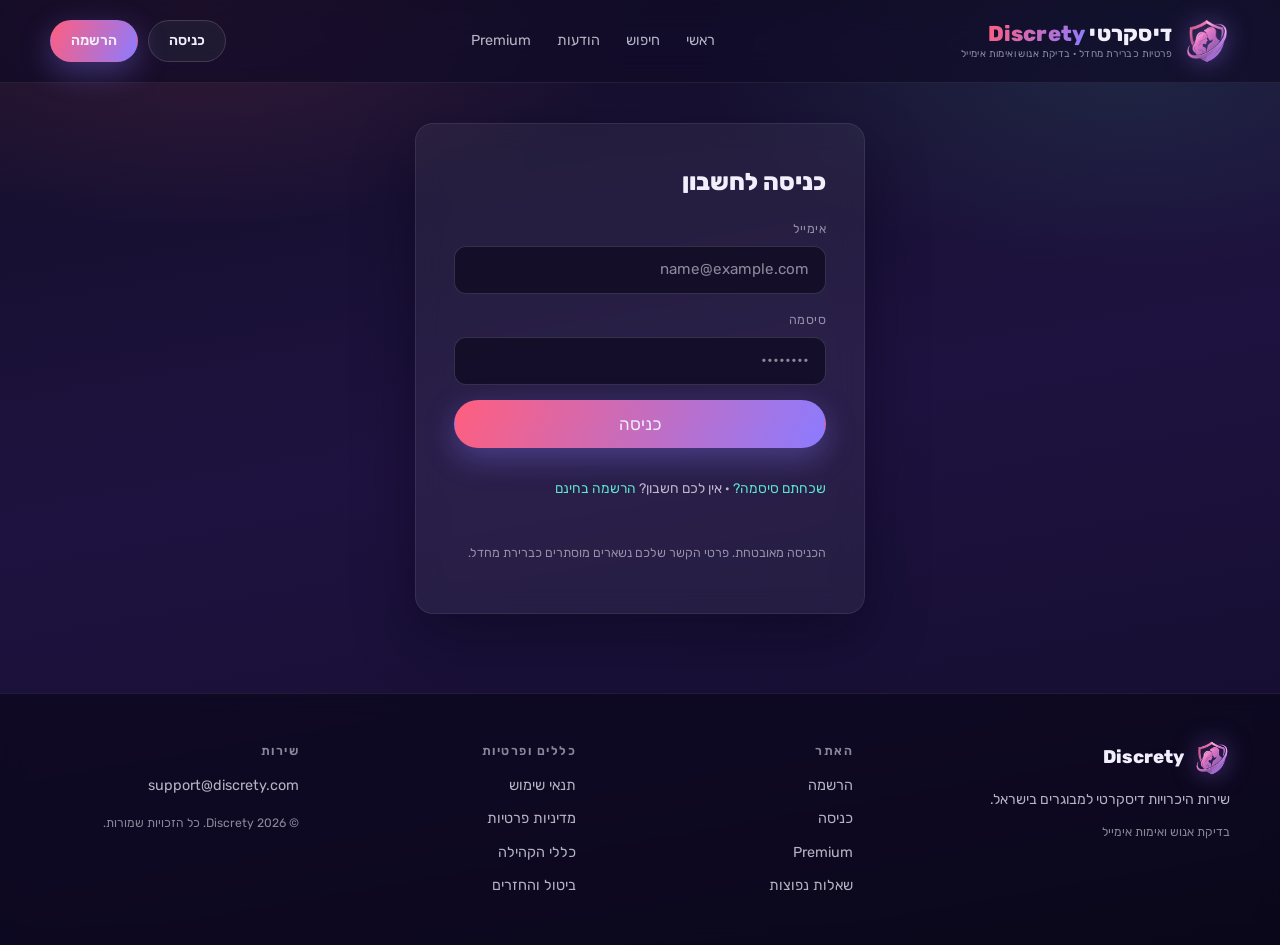
<file: login.html>
<!doctype html>
<html lang="he" dir="rtl">
<head>
<meta charset="utf-8">
<meta name="viewport" content="width=device-width, initial-scale=1">
<title>כניסה · Discrety</title>
<meta name="description" content="כניסה מאובטחת לחשבון Discrety — היכרויות דיסקרטיות.">
<meta name="keywords" content="היכרויות, דיסקרטי, היכרויות דיסקרטיות, הכרויות דיסקרטיות, אתר היכרויות, דייטינג דיסקרטי, היכרויות בישראל">
<meta name="robots" content="noindex,nofollow">
<link rel="canonical" href="https://discrety.com/login.html">
<link rel="icon" type="image/png" href="assets/favicon.png">
<link rel="preconnect" href="https://fonts.googleapis.com">
<link rel="stylesheet" href="https://fonts.googleapis.com/css2?family=Rubik:wght@400;500;600;700;800&display=swap">
<link rel="stylesheet" href="assets/styles.css">
</head>
<body>
<div class="ng" lang="he" dir="rtl">
<header class="site-header">
  <div class="shell header-shell">
    <a class="brand" href="index.html" aria-label="Discrety — דף הבית">
      <span class="brand-logo" aria-hidden="true"></span>
      <span class="brand-text">
        <span class="brand-name">דיסקרטי <b>Discrety</b></span>
        <span class="brand-trust">פרטיות כברירת מחדל · בדיקת אנוש ואימות אימייל</span>
      </span>
    </a>
    <nav class="main-nav" aria-label="ניווט ראשי">
      <a href="index.html">ראשי</a>
      <a href="search.html">חיפוש</a>
      <a href="messages.html">הודעות</a>
      <a href="premium.html">Premium</a>
    </nav>
    <div class="header-actions">
      <span class="guest-actions">
        <a class="btn" href="login.html">כניסה</a>
        <a class="btn btn-grad" href="register.html">הרשמה</a>
      </span>
      <span class="user-actions">
        <button class="btn icon-btn" type="button" aria-label="התראות" data-toast="1">
          <svg viewBox="0 0 24 24" fill="none" stroke="currentColor" stroke-width="1.8" stroke-linecap="round" stroke-linejoin="round" aria-hidden="true"><path d="M18 9a6 6 0 10-12 0c0 5-2 6-2 6h16s-2-1-2-6"/><path d="M10.3 19a2 2 0 003.4 0"/></svg>
          <em>2</em>
        </button>
        <span class="user-chip"><span class="avatar m" aria-hidden="true"></span><span class="uname">דני</span></span>
      </span>
      <button class="btn menu-button" id="menuButton" type="button" aria-label="פתיחת תפריט" aria-expanded="false">☰</button>
    </div>
    <nav class="mobile-nav" id="mobileNav" aria-label="ניווט למובייל">
      <a href="index.html">ראשי</a><a href="search.html">חיפוש</a><a href="messages.html">הודעות</a><a href="premium.html">Premium</a><a href="login.html">כניסה</a><a href="register.html">הרשמה</a>
    </nav>
  </div>
</header>
<main>
<div class="shell view-pad">
    <div class="auth-wrap">
      <form class="panel auth-card" id="loginForm">
        <h1>כניסה לחשבון</h1>
        <label>אימייל
          <input type="email" placeholder="name@example.com" autocomplete="username">
        </label>
        <label>סיסמה
          <input type="password" placeholder="••••••••" autocomplete="current-password">
        </label>
        <button class="btn btn-grad" type="submit">כניסה</button>
        <p class="auth-alt"><a href="#" data-toast="1">שכחתם סיסמה?</a> · אין לכם חשבון? <a href="register.html">הרשמה בחינם</a></p>
        <p class="auth-note">הכניסה מאובטחת. פרטי הקשר שלכם נשארים מוסתרים כברירת מחדל.</p>
      </form>
    </div>
  </div>
</main>
<footer class="site-footer">
  <div class="shell footer-grid">
    <div class="footer-about">
      <a class="footer-brand" href="index.html">
        <span class="brand-logo" aria-hidden="true"></span>
        Discrety
      </a>
      <p>שירות היכרויות דיסקרטי למבוגרים בישראל.</p>
      <span>בדיקת אנוש ואימות אימייל</span>
    </div>
    <div class="footer-col">
      <strong>האתר</strong>
      <a href="register.html">הרשמה</a>
      <a href="login.html">כניסה</a>
      <a href="premium.html">Premium</a>
      <a href="index.html#faq">שאלות נפוצות</a>
    </div>
    <div class="footer-col">
      <strong>כללים ופרטיות</strong>
      <a href="#" data-toast="1">תנאי שימוש</a>
      <a href="#" data-toast="1">מדיניות פרטיות</a>
      <a href="#" data-toast="1">כללי הקהילה</a>
      <a href="#" data-toast="1">ביטול והחזרים</a>
    </div>
    <div class="footer-col">
      <strong>שירות</strong>
      <a href="mailto:support@discrety.com">support@discrety.com</a>
      <small>© 2026 Discrety. כל הזכויות שמורות.</small>
    </div>
  </div>
</footer>
<div class="toast" id="toast" role="status">זהו אתר תצוגה מקדימה — הקישור יפעל בגרסה המלאה.</div>
</div>
<script src="assets/app.js"></script>
</body>
</html>
</file>
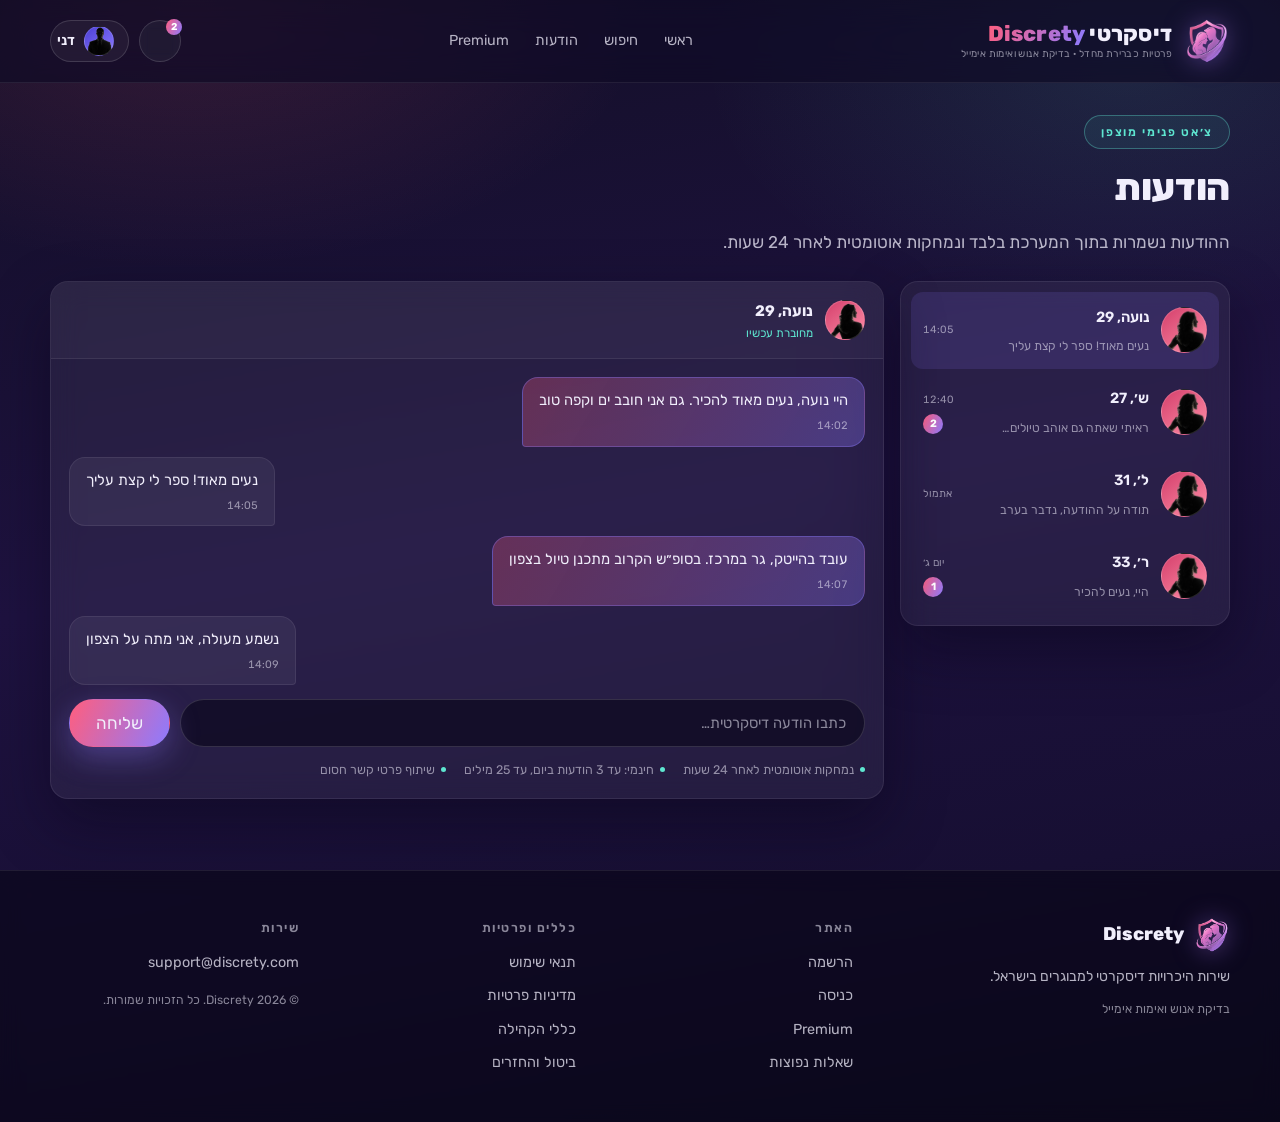
<file: messages.html>
<!doctype html>
<html lang="he" dir="rtl">
<head>
<meta charset="utf-8">
<meta name="viewport" content="width=device-width, initial-scale=1">
<title>הודעות · Discrety</title>
<meta name="description" content="צ׳אט פנימי מוצפן — ההודעות נמחקות אוטומטית לאחר 24 שעות.">
<meta name="keywords" content="היכרויות, דיסקרטי, היכרויות דיסקרטיות, הכרויות דיסקרטיות, אתר היכרויות, דייטינג דיסקרטי, היכרויות בישראל">
<meta name="robots" content="noindex,nofollow">
<link rel="canonical" href="https://discrety.com/messages.html">
<link rel="icon" type="image/png" href="assets/favicon.png">
<link rel="preconnect" href="https://fonts.googleapis.com">
<link rel="stylesheet" href="https://fonts.googleapis.com/css2?family=Rubik:wght@400;500;600;700;800&display=swap">
<link rel="stylesheet" href="assets/styles.css">
</head>
<body>
<div class="ng logged" lang="he" dir="rtl">
<header class="site-header">
  <div class="shell header-shell">
    <a class="brand" href="index.html" aria-label="Discrety — דף הבית">
      <span class="brand-logo" aria-hidden="true"></span>
      <span class="brand-text">
        <span class="brand-name">דיסקרטי <b>Discrety</b></span>
        <span class="brand-trust">פרטיות כברירת מחדל · בדיקת אנוש ואימות אימייל</span>
      </span>
    </a>
    <nav class="main-nav" aria-label="ניווט ראשי">
      <a href="index.html">ראשי</a>
      <a href="search.html">חיפוש</a>
      <a href="messages.html">הודעות</a>
      <a href="premium.html">Premium</a>
    </nav>
    <div class="header-actions">
      <span class="guest-actions">
        <a class="btn" href="login.html">כניסה</a>
        <a class="btn btn-grad" href="register.html">הרשמה</a>
      </span>
      <span class="user-actions">
        <button class="btn icon-btn" type="button" aria-label="התראות" data-toast="1">
          <svg viewBox="0 0 24 24" fill="none" stroke="currentColor" stroke-width="1.8" stroke-linecap="round" stroke-linejoin="round" aria-hidden="true"><path d="M18 9a6 6 0 10-12 0c0 5-2 6-2 6h16s-2-1-2-6"/><path d="M10.3 19a2 2 0 003.4 0"/></svg>
          <em>2</em>
        </button>
        <span class="user-chip"><span class="avatar m" aria-hidden="true"></span><span class="uname">דני</span></span>
      </span>
      <button class="btn menu-button" id="menuButton" type="button" aria-label="פתיחת תפריט" aria-expanded="false">☰</button>
    </div>
    <nav class="mobile-nav" id="mobileNav" aria-label="ניווט למובייל">
      <a href="index.html">ראשי</a><a href="search.html">חיפוש</a><a href="messages.html">הודעות</a><a href="premium.html">Premium</a><a href="login.html">כניסה</a><a href="register.html">הרשמה</a>
    </nav>
  </div>
</header>
<main>
<div class="shell view-pad">
    <div class="page-head">
      <span class="kicker">צ׳אט פנימי מוצפן</span>
      <h1>הודעות</h1>
      <p>ההודעות נשמרות בתוך המערכת בלבד ונמחקות אוטומטית לאחר 24 שעות.</p>
    </div>
    <div class="msg-layout">
      <aside class="panel convo" aria-label="שיחות">
        <a href="messages.html" class="cur"><span class="avatar f"></span><span class="c-main"><span class="c-name">נועה, 29</span><br><span class="c-last">נעים מאוד! ספר לי קצת עליך</span></span><span class="c-side"><span class="c-time">14:05</span></span></a>
        <a href="messages.html"><span class="avatar f"></span><span class="c-main"><span class="c-name">ש׳, 27</span><br><span class="c-last">ראיתי שאתה גם אוהב טיולים…</span></span><span class="c-side"><span class="c-time">12:40</span><span class="c-unread">2</span></span></a>
        <a href="messages.html"><span class="avatar f"></span><span class="c-main"><span class="c-name">ל׳, 31</span><br><span class="c-last">תודה על ההודעה, נדבר בערב</span></span><span class="c-side"><span class="c-time">אתמול</span></span></a>
        <a href="messages.html"><span class="avatar f"></span><span class="c-main"><span class="c-name">ר׳, 33</span><br><span class="c-last">היי, נעים להכיר</span></span><span class="c-side"><span class="c-time">יום ג׳</span><span class="c-unread">1</span></span></a>
      </aside>
      <section class="panel chat-pane" aria-label="שיחה פעילה">
        <div class="chat-head">
          <span class="avatar f"></span>
          <span><b>נועה, 29</b><small>מחוברת עכשיו</small></span>
        </div>
        <div class="chat-body">
          <div class="chat-list">
            <div class="bub mine">היי נועה, נעים מאוד להכיר. גם אני חובב ים וקפה טוב<small>14:02</small></div>
            <div class="bub theirs">נעים מאוד! ספר לי קצת עליך<small>14:05</small></div>
            <div class="bub mine">עובד בהייטק, גר במרכז. בסופ״ש הקרוב מתכנן טיול בצפון<small>14:07</small></div>
            <div class="bub theirs">נשמע מעולה, אני מתה על הצפון<small>14:09</small></div>
          </div>
          <div class="chat-input">
            <input type="text" placeholder="כתבו הודעה דיסקרטית…" aria-label="כתיבת הודעה">
            <button class="btn btn-grad" type="button" data-toast="1">שליחה</button>
          </div>
          <div class="chat-notes">
            <span><i></i>נמחקות אוטומטית לאחר 24 שעות</span>
            <span><i></i>חינמי: עד 3 הודעות ביום, עד 25 מילים</span>
            <span><i></i>שיתוף פרטי קשר חסום</span>
          </div>
        </div>
      </section>
    </div>
  </div>
</main>
<footer class="site-footer">
  <div class="shell footer-grid">
    <div class="footer-about">
      <a class="footer-brand" href="index.html">
        <span class="brand-logo" aria-hidden="true"></span>
        Discrety
      </a>
      <p>שירות היכרויות דיסקרטי למבוגרים בישראל.</p>
      <span>בדיקת אנוש ואימות אימייל</span>
    </div>
    <div class="footer-col">
      <strong>האתר</strong>
      <a href="register.html">הרשמה</a>
      <a href="login.html">כניסה</a>
      <a href="premium.html">Premium</a>
      <a href="index.html#faq">שאלות נפוצות</a>
    </div>
    <div class="footer-col">
      <strong>כללים ופרטיות</strong>
      <a href="#" data-toast="1">תנאי שימוש</a>
      <a href="#" data-toast="1">מדיניות פרטיות</a>
      <a href="#" data-toast="1">כללי הקהילה</a>
      <a href="#" data-toast="1">ביטול והחזרים</a>
    </div>
    <div class="footer-col">
      <strong>שירות</strong>
      <a href="mailto:support@discrety.com">support@discrety.com</a>
      <small>© 2026 Discrety. כל הזכויות שמורות.</small>
    </div>
  </div>
</footer>
<div class="toast" id="toast" role="status">זהו אתר תצוגה מקדימה — הקישור יפעל בגרסה המלאה.</div>
</div>
<script src="assets/app.js"></script>
</body>
</html>
</file>
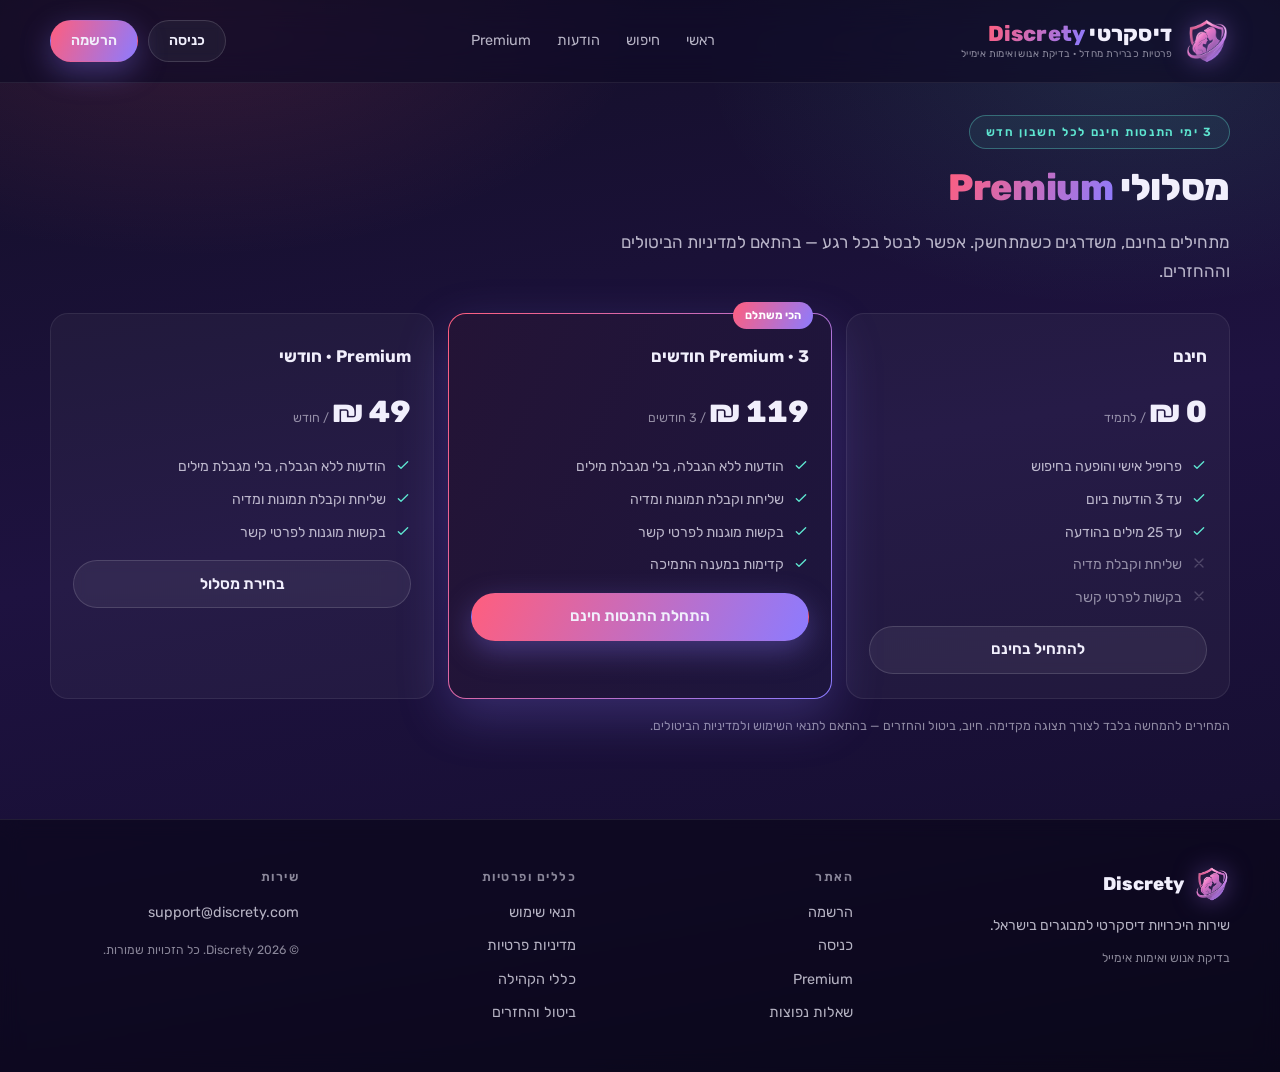
<file: premium.html>
<!doctype html>
<html lang="he" dir="rtl">
<head>
<meta charset="utf-8">
<meta name="viewport" content="width=device-width, initial-scale=1">
<title>מסלולי Premium · Discrety היכרויות דיסקרטיות</title>
<meta name="description" content="3 ימי התנסות חינם באתר ההיכרויות הדיסקרטי — הודעות ללא הגבלה, מדיה ובקשות לפרטי קשר.">
<meta name="keywords" content="היכרויות, דיסקרטי, היכרויות דיסקרטיות, הכרויות דיסקרטיות, אתר היכרויות, דייטינג דיסקרטי, היכרויות בישראל">
<meta property="og:type" content="website">
<meta property="og:title" content="מסלולי Premium · Discrety היכרויות דיסקרטיות">
<meta property="og:description" content="3 ימי התנסות חינם באתר ההיכרויות הדיסקרטי — הודעות ללא הגבלה, מדיה ובקשות לפרטי קשר.">
<meta property="og:image" content="https://discrety.com/assets/hero.jpg">
<meta property="og:url" content="https://discrety.com/premium.html">
<meta property="og:locale" content="he_IL">
<meta property="og:site_name" content="Discrety · דיסקרטי">
<link rel="canonical" href="https://discrety.com/premium.html">
<link rel="icon" type="image/png" href="assets/favicon.png">
<link rel="preconnect" href="https://fonts.googleapis.com">
<link rel="stylesheet" href="https://fonts.googleapis.com/css2?family=Rubik:wght@400;500;600;700;800&display=swap">
<link rel="stylesheet" href="assets/styles.css">
</head>
<body>
<div class="ng" lang="he" dir="rtl">
<header class="site-header">
  <div class="shell header-shell">
    <a class="brand" href="index.html" aria-label="Discrety — דף הבית">
      <span class="brand-logo" aria-hidden="true"></span>
      <span class="brand-text">
        <span class="brand-name">דיסקרטי <b>Discrety</b></span>
        <span class="brand-trust">פרטיות כברירת מחדל · בדיקת אנוש ואימות אימייל</span>
      </span>
    </a>
    <nav class="main-nav" aria-label="ניווט ראשי">
      <a href="index.html">ראשי</a>
      <a href="search.html">חיפוש</a>
      <a href="messages.html">הודעות</a>
      <a href="premium.html">Premium</a>
    </nav>
    <div class="header-actions">
      <span class="guest-actions">
        <a class="btn" href="login.html">כניסה</a>
        <a class="btn btn-grad" href="register.html">הרשמה</a>
      </span>
      <span class="user-actions">
        <button class="btn icon-btn" type="button" aria-label="התראות" data-toast="1">
          <svg viewBox="0 0 24 24" fill="none" stroke="currentColor" stroke-width="1.8" stroke-linecap="round" stroke-linejoin="round" aria-hidden="true"><path d="M18 9a6 6 0 10-12 0c0 5-2 6-2 6h16s-2-1-2-6"/><path d="M10.3 19a2 2 0 003.4 0"/></svg>
          <em>2</em>
        </button>
        <span class="user-chip"><span class="avatar m" aria-hidden="true"></span><span class="uname">דני</span></span>
      </span>
      <button class="btn menu-button" id="menuButton" type="button" aria-label="פתיחת תפריט" aria-expanded="false">☰</button>
    </div>
    <nav class="mobile-nav" id="mobileNav" aria-label="ניווט למובייל">
      <a href="index.html">ראשי</a><a href="search.html">חיפוש</a><a href="messages.html">הודעות</a><a href="premium.html">Premium</a><a href="login.html">כניסה</a><a href="register.html">הרשמה</a>
    </nav>
  </div>
</header>
<main>
<div class="shell view-pad">
    <div class="page-head">
      <span class="kicker">3 ימי התנסות חינם לכל חשבון חדש</span>
      <h1>מסלולי <span class="grad-text">Premium</span></h1>
      <p>מתחילים בחינם, משדרגים כשמתחשק. אפשר לבטל בכל רגע — בהתאם למדיניות הביטולים וההחזרים.</p>
    </div>
    <div class="plans">
      <div class="plan">
        <h3>חינם</h3>
        <div class="price">0 ₪<small> / לתמיד</small></div>
        <ul>
          <li><svg viewBox="0 0 24 24" fill="none" stroke="currentColor" stroke-width="2" stroke-linecap="round" stroke-linejoin="round"><path d="M5 13l4 4 10-10"/></svg>פרופיל אישי והופעה בחיפוש</li>
          <li><svg viewBox="0 0 24 24" fill="none" stroke="currentColor" stroke-width="2" stroke-linecap="round" stroke-linejoin="round"><path d="M5 13l4 4 10-10"/></svg>עד 3 הודעות ביום</li>
          <li><svg viewBox="0 0 24 24" fill="none" stroke="currentColor" stroke-width="2" stroke-linecap="round" stroke-linejoin="round"><path d="M5 13l4 4 10-10"/></svg>עד 25 מילים בהודעה</li>
          <li class="no"><svg viewBox="0 0 24 24" fill="none" stroke="currentColor" stroke-width="2" stroke-linecap="round"><path d="M6 6l12 12M18 6L6 18"/></svg>שליחת וקבלת מדיה</li>
          <li class="no"><svg viewBox="0 0 24 24" fill="none" stroke="currentColor" stroke-width="2" stroke-linecap="round"><path d="M6 6l12 12M18 6L6 18"/></svg>בקשות לפרטי קשר</li>
        </ul>
        <a class="btn" href="register.html">להתחיל בחינם</a>
      </div>
      <div class="plan hot">
        <span class="plan-tag">הכי משתלם</span>
        <h3>Premium · 3 חודשים</h3>
        <div class="price">119 ₪<small> / 3 חודשים</small></div>
        <ul>
          <li><svg viewBox="0 0 24 24" fill="none" stroke="currentColor" stroke-width="2" stroke-linecap="round" stroke-linejoin="round"><path d="M5 13l4 4 10-10"/></svg>הודעות ללא הגבלה, בלי מגבלת מילים</li>
          <li><svg viewBox="0 0 24 24" fill="none" stroke="currentColor" stroke-width="2" stroke-linecap="round" stroke-linejoin="round"><path d="M5 13l4 4 10-10"/></svg>שליחת וקבלת תמונות ומדיה</li>
          <li><svg viewBox="0 0 24 24" fill="none" stroke="currentColor" stroke-width="2" stroke-linecap="round" stroke-linejoin="round"><path d="M5 13l4 4 10-10"/></svg>בקשות מוגנות לפרטי קשר</li>
          <li><svg viewBox="0 0 24 24" fill="none" stroke="currentColor" stroke-width="2" stroke-linecap="round" stroke-linejoin="round"><path d="M5 13l4 4 10-10"/></svg>קדימות במענה התמיכה</li>
        </ul>
        <a class="btn btn-grad" href="register.html">התחלת התנסות חינם</a>
      </div>
      <div class="plan">
        <h3>Premium · חודשי</h3>
        <div class="price">49 ₪<small> / חודש</small></div>
        <ul>
          <li><svg viewBox="0 0 24 24" fill="none" stroke="currentColor" stroke-width="2" stroke-linecap="round" stroke-linejoin="round"><path d="M5 13l4 4 10-10"/></svg>הודעות ללא הגבלה, בלי מגבלת מילים</li>
          <li><svg viewBox="0 0 24 24" fill="none" stroke="currentColor" stroke-width="2" stroke-linecap="round" stroke-linejoin="round"><path d="M5 13l4 4 10-10"/></svg>שליחת וקבלת תמונות ומדיה</li>
          <li><svg viewBox="0 0 24 24" fill="none" stroke="currentColor" stroke-width="2" stroke-linecap="round" stroke-linejoin="round"><path d="M5 13l4 4 10-10"/></svg>בקשות מוגנות לפרטי קשר</li>
        </ul>
        <a class="btn" href="register.html">בחירת מסלול</a>
      </div>
    </div>
    <p class="plans-note">המחירים להמחשה בלבד לצורך תצוגה מקדימה. חיוב, ביטול והחזרים — בהתאם לתנאי השימוש ולמדיניות הביטולים.</p>
  </div>
</main>
<footer class="site-footer">
  <div class="shell footer-grid">
    <div class="footer-about">
      <a class="footer-brand" href="index.html">
        <span class="brand-logo" aria-hidden="true"></span>
        Discrety
      </a>
      <p>שירות היכרויות דיסקרטי למבוגרים בישראל.</p>
      <span>בדיקת אנוש ואימות אימייל</span>
    </div>
    <div class="footer-col">
      <strong>האתר</strong>
      <a href="register.html">הרשמה</a>
      <a href="login.html">כניסה</a>
      <a href="premium.html">Premium</a>
      <a href="index.html#faq">שאלות נפוצות</a>
    </div>
    <div class="footer-col">
      <strong>כללים ופרטיות</strong>
      <a href="#" data-toast="1">תנאי שימוש</a>
      <a href="#" data-toast="1">מדיניות פרטיות</a>
      <a href="#" data-toast="1">כללי הקהילה</a>
      <a href="#" data-toast="1">ביטול והחזרים</a>
    </div>
    <div class="footer-col">
      <strong>שירות</strong>
      <a href="mailto:support@discrety.com">support@discrety.com</a>
      <small>© 2026 Discrety. כל הזכויות שמורות.</small>
    </div>
  </div>
</footer>
<div class="toast" id="toast" role="status">זהו אתר תצוגה מקדימה — הקישור יפעל בגרסה המלאה.</div>
</div>
<script src="assets/app.js"></script>
</body>
</html>
</file>
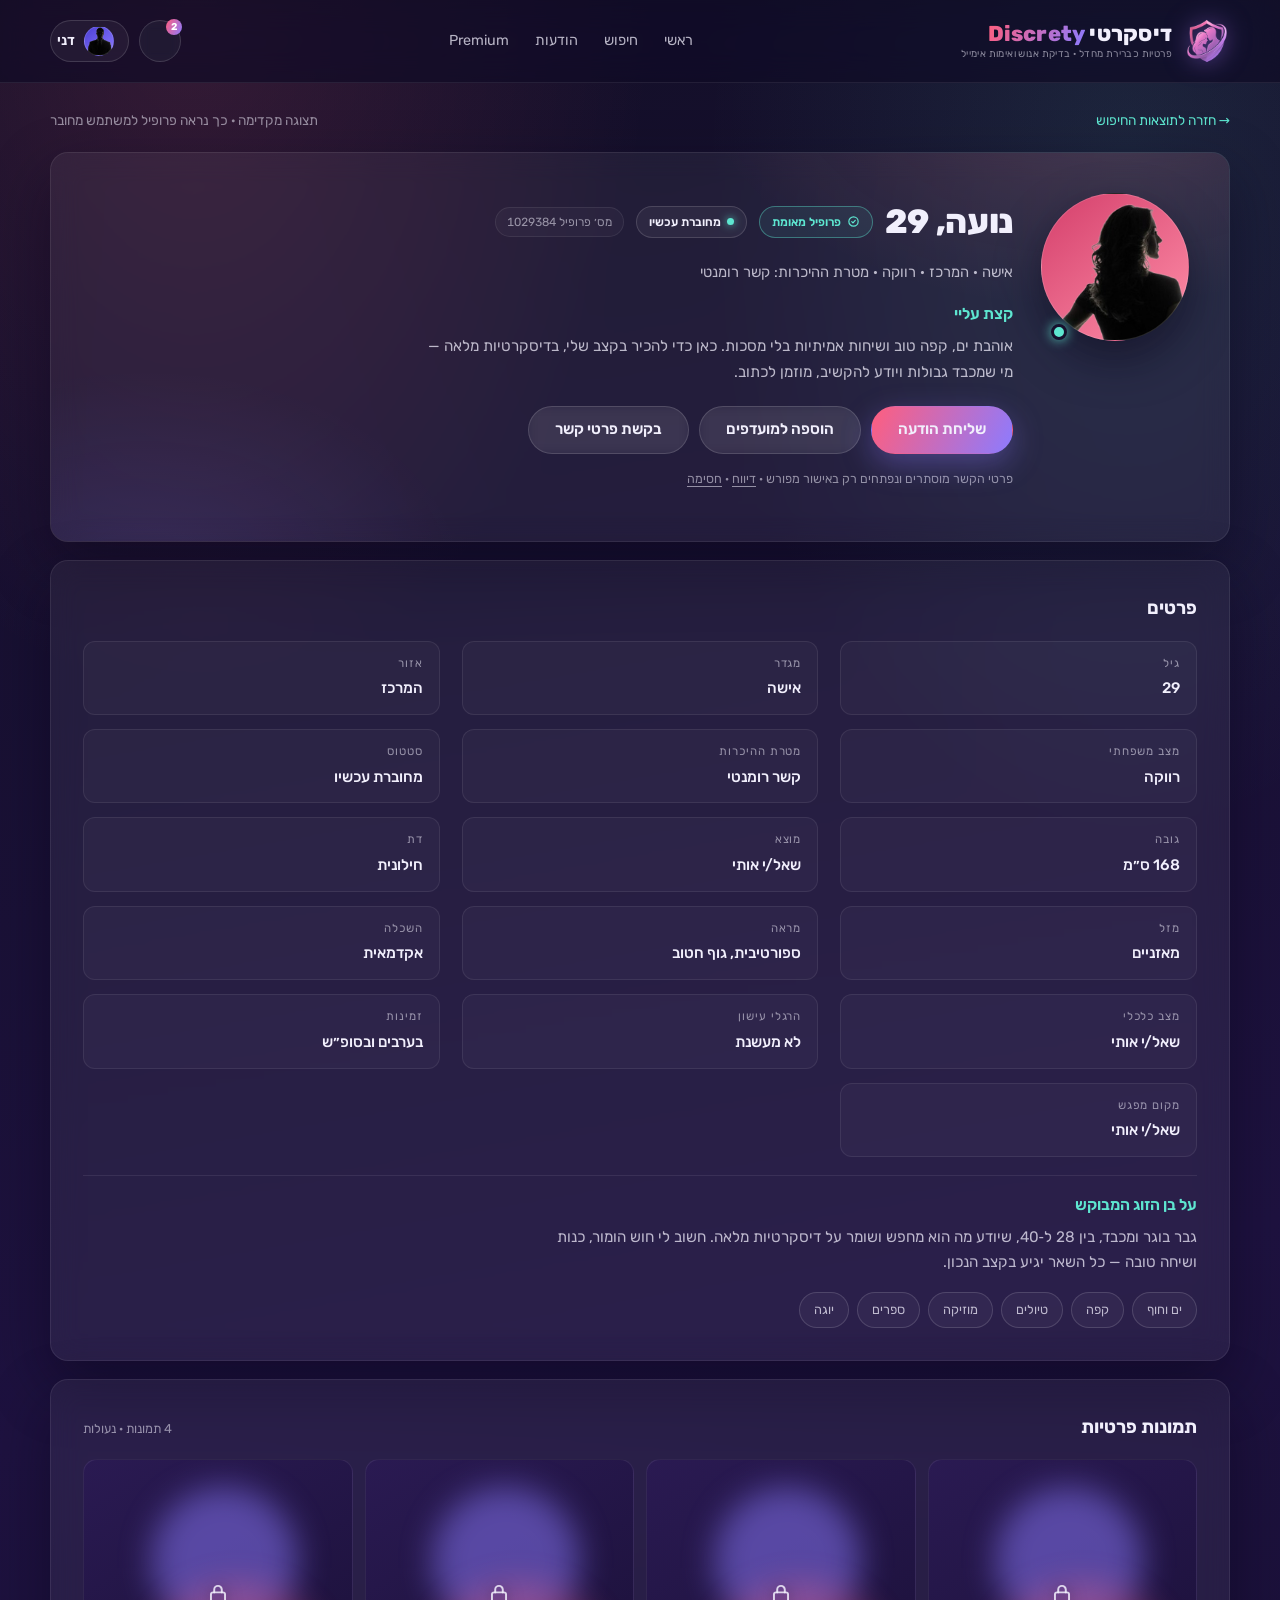
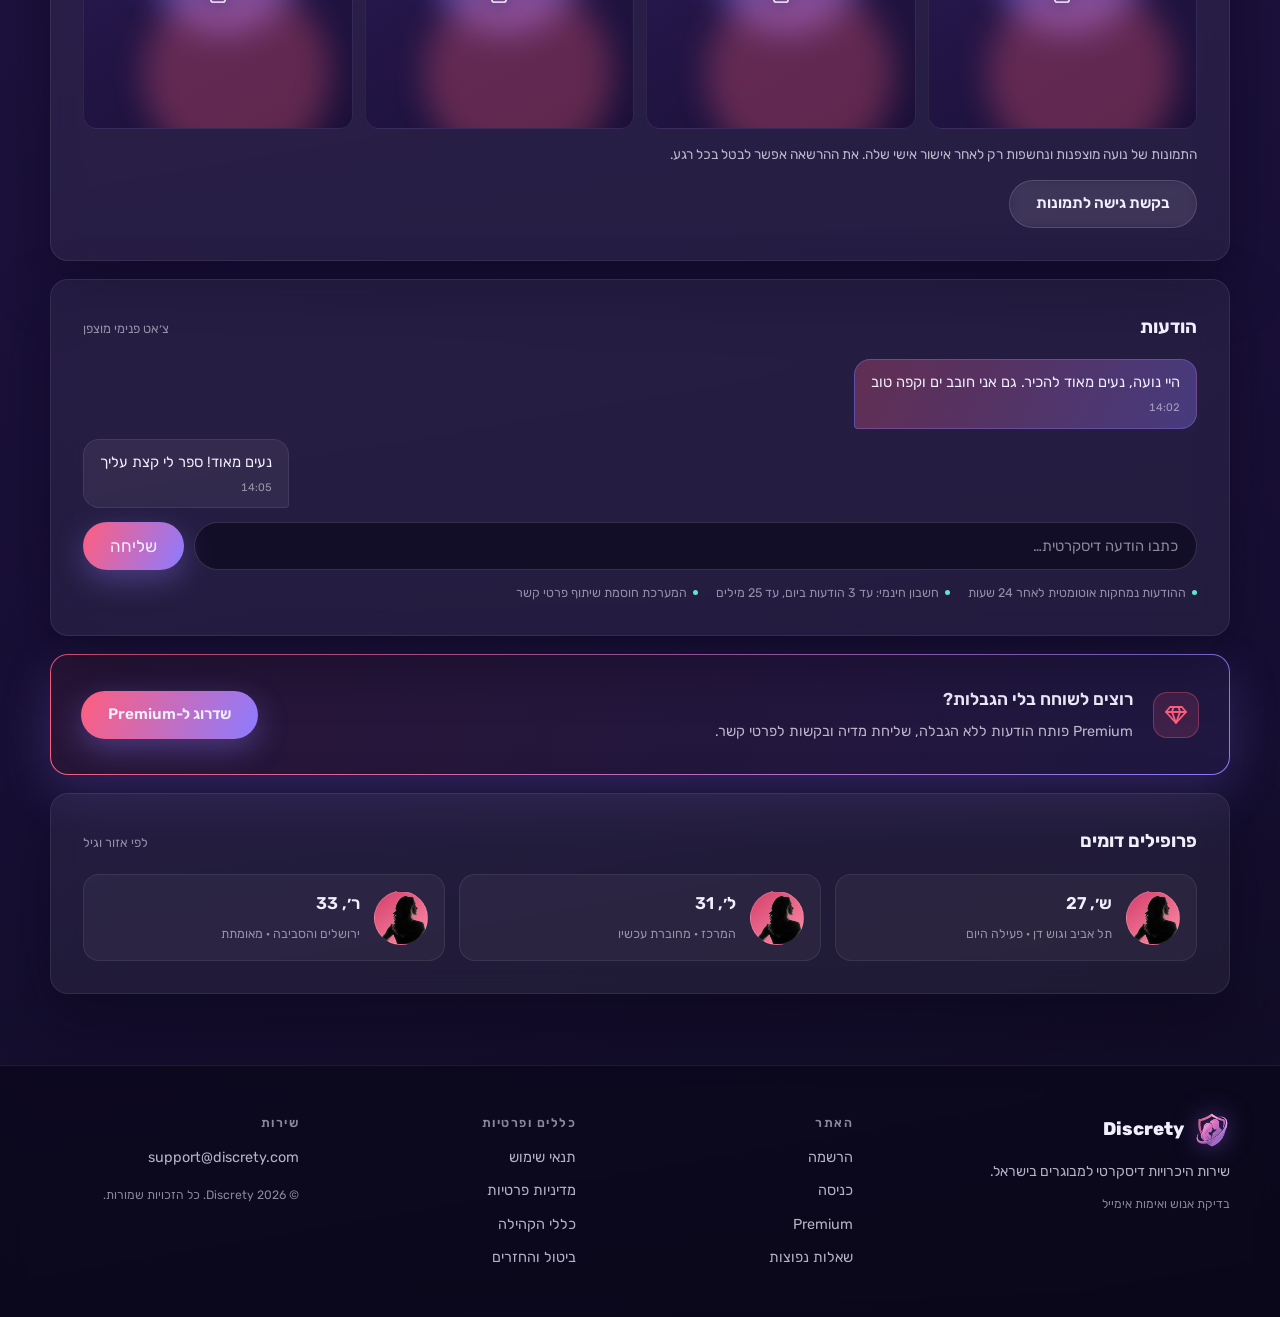
<file: profile.html>
<!doctype html>
<html lang="he" dir="rtl">
<head>
<meta charset="utf-8">
<meta name="viewport" content="width=device-width, initial-scale=1">
<title>פרופיל · Discrety היכרויות דיסקרטיות</title>
<meta name="description" content="עמוד פרופיל לדוגמה — תצוגה למשתמש מחובר באתר היכרויות דיסקרטי.">
<meta name="keywords" content="היכרויות, דיסקרטי, היכרויות דיסקרטיות, הכרויות דיסקרטיות, אתר היכרויות, דייטינג דיסקרטי, היכרויות בישראל">
<meta property="og:type" content="website">
<meta property="og:title" content="פרופיל · Discrety היכרויות דיסקרטיות">
<meta property="og:description" content="עמוד פרופיל לדוגמה — תצוגה למשתמש מחובר באתר היכרויות דיסקרטי.">
<meta property="og:image" content="https://discrety.com/assets/hero.jpg">
<meta property="og:url" content="https://discrety.com/profile.html">
<meta property="og:locale" content="he_IL">
<meta property="og:site_name" content="Discrety · דיסקרטי">
<link rel="canonical" href="https://discrety.com/profile.html">
<link rel="icon" type="image/png" href="assets/favicon.png">
<link rel="preconnect" href="https://fonts.googleapis.com">
<link rel="stylesheet" href="https://fonts.googleapis.com/css2?family=Rubik:wght@400;500;600;700;800&display=swap">
<link rel="stylesheet" href="assets/styles.css">
</head>
<body>
<div class="ng logged" lang="he" dir="rtl">
<header class="site-header">
  <div class="shell header-shell">
    <a class="brand" href="index.html" aria-label="Discrety — דף הבית">
      <span class="brand-logo" aria-hidden="true"></span>
      <span class="brand-text">
        <span class="brand-name">דיסקרטי <b>Discrety</b></span>
        <span class="brand-trust">פרטיות כברירת מחדל · בדיקת אנוש ואימות אימייל</span>
      </span>
    </a>
    <nav class="main-nav" aria-label="ניווט ראשי">
      <a href="index.html">ראשי</a>
      <a href="search.html">חיפוש</a>
      <a href="messages.html">הודעות</a>
      <a href="premium.html">Premium</a>
    </nav>
    <div class="header-actions">
      <span class="guest-actions">
        <a class="btn" href="login.html">כניסה</a>
        <a class="btn btn-grad" href="register.html">הרשמה</a>
      </span>
      <span class="user-actions">
        <button class="btn icon-btn" type="button" aria-label="התראות" data-toast="1">
          <svg viewBox="0 0 24 24" fill="none" stroke="currentColor" stroke-width="1.8" stroke-linecap="round" stroke-linejoin="round" aria-hidden="true"><path d="M18 9a6 6 0 10-12 0c0 5-2 6-2 6h16s-2-1-2-6"/><path d="M10.3 19a2 2 0 003.4 0"/></svg>
          <em>2</em>
        </button>
        <span class="user-chip"><span class="avatar m" aria-hidden="true"></span><span class="uname">דני</span></span>
      </span>
      <button class="btn menu-button" id="menuButton" type="button" aria-label="פתיחת תפריט" aria-expanded="false">☰</button>
    </div>
    <nav class="mobile-nav" id="mobileNav" aria-label="ניווט למובייל">
      <a href="index.html">ראשי</a><a href="search.html">חיפוש</a><a href="messages.html">הודעות</a><a href="premium.html">Premium</a><a href="login.html">כניסה</a><a href="register.html">הרשמה</a>
    </nav>
  </div>
</header>
<main>
<div class="shell">
    <div class="crumbs">
      <a class="preview-link" href="search.html">→ חזרה לתוצאות החיפוש</a>
      <span>תצוגה מקדימה · כך נראה פרופיל למשתמש מחובר</span>
    </div>
  </div>

  <div class="shell profile-main">
    <section class="panel profile-hero">
      <span class="avatar-wrap">
        <span class="avatar f avatar-xl" role="img" aria-label="תמונת פרופיל — צללית, התמונות נחשפות באישור בלבד"></span>
        <i aria-hidden="true"></i>
      </span>
      <div class="p-head">
        <div class="p-name-row">
          <h1 class="p-name">נועה, 29</h1>
          <span class="badge ok"><svg viewBox="0 0 24 24" fill="none" stroke="currentColor" stroke-width="2.2" stroke-linecap="round" stroke-linejoin="round" aria-hidden="true"><circle cx="12" cy="12" r="8.6"/><path d="M8.8 12.2l2.2 2.2 4.2-4.6"/></svg>פרופיל מאומת</span>
          <span class="badge on"><i></i>מחוברת עכשיו</span>
          <span class="p-id">מס׳ פרופיל 1029384</span>
        </div>
        <p class="p-meta">אישה · המרכז · רווקה · מטרת ההיכרות: קשר רומנטי</p>
        <div class="p-about">
          <h3>קצת עליי</h3>
          <p>אוהבת ים, קפה טוב ושיחות אמיתיות בלי מסכות. כאן כדי להכיר בקצב שלי, בדיסקרטיות מלאה — מי שמכבד גבולות ויודע להקשיב, מוזמן לכתוב.</p>
        </div>
        <div class="p-actions">
          <a class="btn btn-grad preview-link" href="messages.html">שליחת הודעה</a>
          <a class="btn preview-link" href="#">הוספה למועדפים</a>
          <a class="btn preview-link" href="#">בקשת פרטי קשר</a>
        </div>
        <p class="p-small-links">פרטי הקשר מוסתרים ונפתחים רק באישור מפורש · <a class="preview-link" href="#">דיווח</a> · <a class="preview-link" href="#">חסימה</a></p>
      </div>
    </section>

    <section class="panel panel-pad">
      <div class="panel-title"><h2>פרטים</h2></div>
      <dl class="details-grid">
        <div><dt>גיל</dt><dd>29</dd></div>
        <div><dt>מגדר</dt><dd>אישה</dd></div>
        <div><dt>אזור</dt><dd>המרכז</dd></div>
        <div><dt>מצב משפחתי</dt><dd>רווקה</dd></div>
        <div><dt>מטרת ההיכרות</dt><dd>קשר רומנטי</dd></div>
        <div><dt>סטטוס</dt><dd>מחוברת עכשיו</dd></div>
        <div><dt>גובה</dt><dd>168 ס״מ</dd></div>
        <div><dt>מוצא</dt><dd>שאל/י אותי</dd></div>
        <div><dt>דת</dt><dd>חילונית</dd></div>
        <div><dt>מזל</dt><dd>מאזניים</dd></div>
        <div><dt>מראה</dt><dd>ספורטיבית, גוף חטוב</dd></div>
        <div><dt>השכלה</dt><dd>אקדמאית</dd></div>
        <div><dt>מצב כלכלי</dt><dd>שאל/י אותי</dd></div>
        <div><dt>הרגלי עישון</dt><dd>לא מעשנת</dd></div>
        <div><dt>זמינות</dt><dd>בערבים ובסופ״ש</dd></div>
        <div><dt>מקום מפגש</dt><dd>שאל/י אותי</dd></div>
      </dl>
      <div class="p-partner">
        <h3>על בן הזוג המבוקש</h3>
        <p>גבר בוגר ומכבד, בין 28 ל‑40, שיודע מה הוא מחפש ושומר על דיסקרטיות מלאה. חשוב לי חוש הומור, כנות ושיחה טובה — כל השאר יגיע בקצב הנכון.</p>
      </div>
      <div class="chips">
        <span class="chip">ים וחוף</span><span class="chip">קפה</span><span class="chip">טיולים</span><span class="chip">מוזיקה</span><span class="chip">ספרים</span><span class="chip">יוגה</span>
      </div>
    </section>

    <section class="panel panel-pad">
      <div class="panel-title"><h2>תמונות פרטיות</h2><small>4 תמונות · נעולות</small></div>
      <div class="photos-grid" aria-label="תמונות נעולות">
        <div class="photo-locked"><svg viewBox="0 0 24 24" fill="none" stroke="currentColor" stroke-width="1.8" stroke-linecap="round" aria-hidden="true"><rect x="5.5" y="10.5" width="13" height="9" rx="2"/><path d="M8.5 10.5V8a3.5 3.5 0 017 0v2.5"/></svg></div>
        <div class="photo-locked"><svg viewBox="0 0 24 24" fill="none" stroke="currentColor" stroke-width="1.8" stroke-linecap="round" aria-hidden="true"><rect x="5.5" y="10.5" width="13" height="9" rx="2"/><path d="M8.5 10.5V8a3.5 3.5 0 017 0v2.5"/></svg></div>
        <div class="photo-locked"><svg viewBox="0 0 24 24" fill="none" stroke="currentColor" stroke-width="1.8" stroke-linecap="round" aria-hidden="true"><rect x="5.5" y="10.5" width="13" height="9" rx="2"/><path d="M8.5 10.5V8a3.5 3.5 0 017 0v2.5"/></svg></div>
        <div class="photo-locked"><svg viewBox="0 0 24 24" fill="none" stroke="currentColor" stroke-width="1.8" stroke-linecap="round" aria-hidden="true"><rect x="5.5" y="10.5" width="13" height="9" rx="2"/><path d="M8.5 10.5V8a3.5 3.5 0 017 0v2.5"/></svg></div>
      </div>
      <p class="photos-note">התמונות של נועה מוצפנות ונחשפות רק לאחר אישור אישי שלה. את ההרשאה אפשר לבטל בכל רגע.</p>
      <div class="photos-actions"><a class="btn preview-link" href="#">בקשת גישה לתמונות</a></div>
    </section>

    <section class="panel panel-pad">
      <div class="panel-title"><h2>הודעות</h2><small>צ׳אט פנימי מוצפן</small></div>
      <div class="chat-list">
        <div class="bub mine">היי נועה, נעים מאוד להכיר. גם אני חובב ים וקפה טוב<small>14:02</small></div>
        <div class="bub theirs">נעים מאוד! ספר לי קצת עליך<small>14:05</small></div>
      </div>
      <div class="chat-input">
        <input type="text" placeholder="כתבו הודעה דיסקרטית…" aria-label="כתיבת הודעה">
        <button class="btn btn-grad preview-link" type="button">שליחה</button>
      </div>
      <div class="chat-notes">
        <span><i></i>ההודעות נמחקות אוטומטית לאחר 24 שעות</span>
        <span><i></i>חשבון חינמי: עד 3 הודעות ביום, עד 25 מילים</span>
        <span><i></i>המערכת חוסמת שיתוף פרטי קשר</span>
      </div>
    </section>

    <section class="premium">
      <span class="diamond" aria-hidden="true"><svg viewBox="0 0 24 24" fill="none" stroke="currentColor" stroke-width="1.8" stroke-linecap="round" stroke-linejoin="round"><path d="M6 4h12l4 5-10 11L2 9z"/><path d="M2 9h20M9.5 4L8 9l4 11 4-11-1.5-5"/></svg></span>
      <div>
        <strong>רוצים לשוחח בלי הגבלות?</strong>
        <p>Premium פותח הודעות ללא הגבלה, שליחת מדיה ובקשות לפרטי קשר.</p>
      </div>
      <a class="btn btn-grad preview-link" href="premium.html">שדרוג ל-Premium</a>
    </section>

    <section class="panel panel-pad">
      <div class="panel-title"><h2>פרופילים דומים</h2><small>לפי אזור וגיל</small></div>
      <div class="sim-grid">
        <a class="sim-card preview-link" href="profile.html">
          <span class="avatar f avatar-s" aria-hidden="true"></span>
          <span><span class="sim-name">ש׳, 27</span><br><span class="sim-meta">תל אביב וגוש דן · פעילה היום</span></span>
        </a>
        <a class="sim-card preview-link" href="profile.html">
          <span class="avatar f avatar-s" aria-hidden="true"></span>
          <span><span class="sim-name">ל׳, 31</span><br><span class="sim-meta">המרכז · מחוברת עכשיו</span></span>
        </a>
        <a class="sim-card preview-link" href="profile.html">
          <span class="avatar f avatar-s" aria-hidden="true"></span>
          <span><span class="sim-name">ר׳, 33</span><br><span class="sim-meta">ירושלים והסביבה · מאומתת</span></span>
        </a>
      </div>
    </section>
  </div>
</main>
<footer class="site-footer">
  <div class="shell footer-grid">
    <div class="footer-about">
      <a class="footer-brand" href="index.html">
        <span class="brand-logo" aria-hidden="true"></span>
        Discrety
      </a>
      <p>שירות היכרויות דיסקרטי למבוגרים בישראל.</p>
      <span>בדיקת אנוש ואימות אימייל</span>
    </div>
    <div class="footer-col">
      <strong>האתר</strong>
      <a href="register.html">הרשמה</a>
      <a href="login.html">כניסה</a>
      <a href="premium.html">Premium</a>
      <a href="index.html#faq">שאלות נפוצות</a>
    </div>
    <div class="footer-col">
      <strong>כללים ופרטיות</strong>
      <a href="#" data-toast="1">תנאי שימוש</a>
      <a href="#" data-toast="1">מדיניות פרטיות</a>
      <a href="#" data-toast="1">כללי הקהילה</a>
      <a href="#" data-toast="1">ביטול והחזרים</a>
    </div>
    <div class="footer-col">
      <strong>שירות</strong>
      <a href="mailto:support@discrety.com">support@discrety.com</a>
      <small>© 2026 Discrety. כל הזכויות שמורות.</small>
    </div>
  </div>
</footer>
<div class="toast" id="toast" role="status">זהו אתר תצוגה מקדימה — הקישור יפעל בגרסה המלאה.</div>
</div>
<script src="assets/app.js"></script>
</body>
</html>
</file>
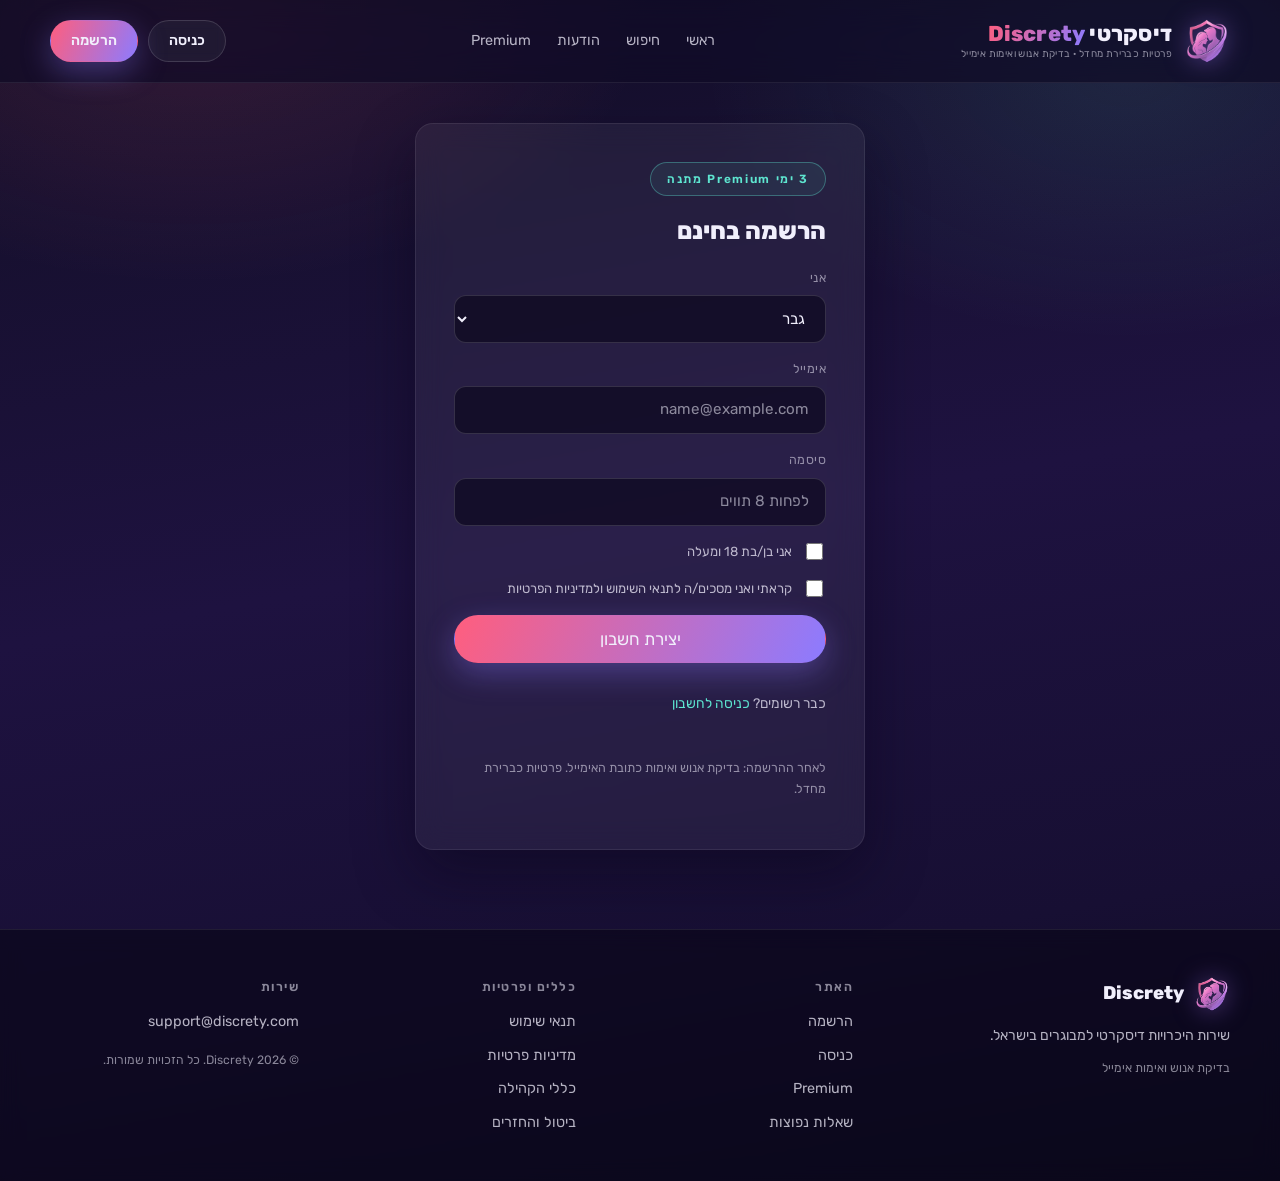
<file: register.html>
<!doctype html>
<html lang="he" dir="rtl">
<head>
<meta charset="utf-8">
<meta name="viewport" content="width=device-width, initial-scale=1">
<title>הרשמה להיכרויות דיסקרטיות · Discrety</title>
<meta name="description" content="הרשמה חינם לאתר היכרויות דיסקרטי — 3 ימי Premium מתנה לכל חשבון חדש.">
<meta name="keywords" content="היכרויות, דיסקרטי, היכרויות דיסקרטיות, הכרויות דיסקרטיות, אתר היכרויות, דייטינג דיסקרטי, היכרויות בישראל">
<meta property="og:type" content="website">
<meta property="og:title" content="הרשמה להיכרויות דיסקרטיות · Discrety">
<meta property="og:description" content="הרשמה חינם לאתר היכרויות דיסקרטי — 3 ימי Premium מתנה לכל חשבון חדש.">
<meta property="og:image" content="https://discrety.com/assets/hero.jpg">
<meta property="og:url" content="https://discrety.com/register.html">
<meta property="og:locale" content="he_IL">
<meta property="og:site_name" content="Discrety · דיסקרטי">
<link rel="canonical" href="https://discrety.com/register.html">
<link rel="icon" type="image/png" href="assets/favicon.png">
<link rel="preconnect" href="https://fonts.googleapis.com">
<link rel="stylesheet" href="https://fonts.googleapis.com/css2?family=Rubik:wght@400;500;600;700;800&display=swap">
<link rel="stylesheet" href="assets/styles.css">
</head>
<body>
<div class="ng" lang="he" dir="rtl">
<header class="site-header">
  <div class="shell header-shell">
    <a class="brand" href="index.html" aria-label="Discrety — דף הבית">
      <span class="brand-logo" aria-hidden="true"></span>
      <span class="brand-text">
        <span class="brand-name">דיסקרטי <b>Discrety</b></span>
        <span class="brand-trust">פרטיות כברירת מחדל · בדיקת אנוש ואימות אימייל</span>
      </span>
    </a>
    <nav class="main-nav" aria-label="ניווט ראשי">
      <a href="index.html">ראשי</a>
      <a href="search.html">חיפוש</a>
      <a href="messages.html">הודעות</a>
      <a href="premium.html">Premium</a>
    </nav>
    <div class="header-actions">
      <span class="guest-actions">
        <a class="btn" href="login.html">כניסה</a>
        <a class="btn btn-grad" href="register.html">הרשמה</a>
      </span>
      <span class="user-actions">
        <button class="btn icon-btn" type="button" aria-label="התראות" data-toast="1">
          <svg viewBox="0 0 24 24" fill="none" stroke="currentColor" stroke-width="1.8" stroke-linecap="round" stroke-linejoin="round" aria-hidden="true"><path d="M18 9a6 6 0 10-12 0c0 5-2 6-2 6h16s-2-1-2-6"/><path d="M10.3 19a2 2 0 003.4 0"/></svg>
          <em>2</em>
        </button>
        <span class="user-chip"><span class="avatar m" aria-hidden="true"></span><span class="uname">דני</span></span>
      </span>
      <button class="btn menu-button" id="menuButton" type="button" aria-label="פתיחת תפריט" aria-expanded="false">☰</button>
    </div>
    <nav class="mobile-nav" id="mobileNav" aria-label="ניווט למובייל">
      <a href="index.html">ראשי</a><a href="search.html">חיפוש</a><a href="messages.html">הודעות</a><a href="premium.html">Premium</a><a href="login.html">כניסה</a><a href="register.html">הרשמה</a>
    </nav>
  </div>
</header>
<main>
<div class="shell view-pad">
    <div class="auth-wrap">
      <form class="panel auth-card" id="registerForm">
        <span class="kicker">3 ימי Premium מתנה</span>
        <h1>הרשמה בחינם</h1>
        <label>אני
          <select><option>גבר</option><option>אישה</option></select>
        </label>
        <label>אימייל
          <input type="email" placeholder="name@example.com" autocomplete="email">
        </label>
        <label>סיסמה
          <input type="password" placeholder="לפחות 8 תווים" autocomplete="new-password">
        </label>
        <label class="check"><input type="checkbox">אני בן/בת 18 ומעלה</label>
        <label class="check"><input type="checkbox">קראתי ואני מסכים/ה לתנאי השימוש ולמדיניות הפרטיות</label>
        <button class="btn btn-grad" type="submit">יצירת חשבון</button>
        <p class="auth-alt">כבר רשומים? <a href="login.html">כניסה לחשבון</a></p>
        <p class="auth-note">לאחר ההרשמה: בדיקת אנוש ואימות כתובת האימייל. פרטיות כברירת מחדל.</p>
      </form>
    </div>
  </div>
</main>
<footer class="site-footer">
  <div class="shell footer-grid">
    <div class="footer-about">
      <a class="footer-brand" href="index.html">
        <span class="brand-logo" aria-hidden="true"></span>
        Discrety
      </a>
      <p>שירות היכרויות דיסקרטי למבוגרים בישראל.</p>
      <span>בדיקת אנוש ואימות אימייל</span>
    </div>
    <div class="footer-col">
      <strong>האתר</strong>
      <a href="register.html">הרשמה</a>
      <a href="login.html">כניסה</a>
      <a href="premium.html">Premium</a>
      <a href="index.html#faq">שאלות נפוצות</a>
    </div>
    <div class="footer-col">
      <strong>כללים ופרטיות</strong>
      <a href="#" data-toast="1">תנאי שימוש</a>
      <a href="#" data-toast="1">מדיניות פרטיות</a>
      <a href="#" data-toast="1">כללי הקהילה</a>
      <a href="#" data-toast="1">ביטול והחזרים</a>
    </div>
    <div class="footer-col">
      <strong>שירות</strong>
      <a href="mailto:support@discrety.com">support@discrety.com</a>
      <small>© 2026 Discrety. כל הזכויות שמורות.</small>
    </div>
  </div>
</footer>
<div class="toast" id="toast" role="status">זהו אתר תצוגה מקדימה — הקישור יפעל בגרסה המלאה.</div>
</div>
<script src="assets/app.js"></script>
</body>
</html>
</file>
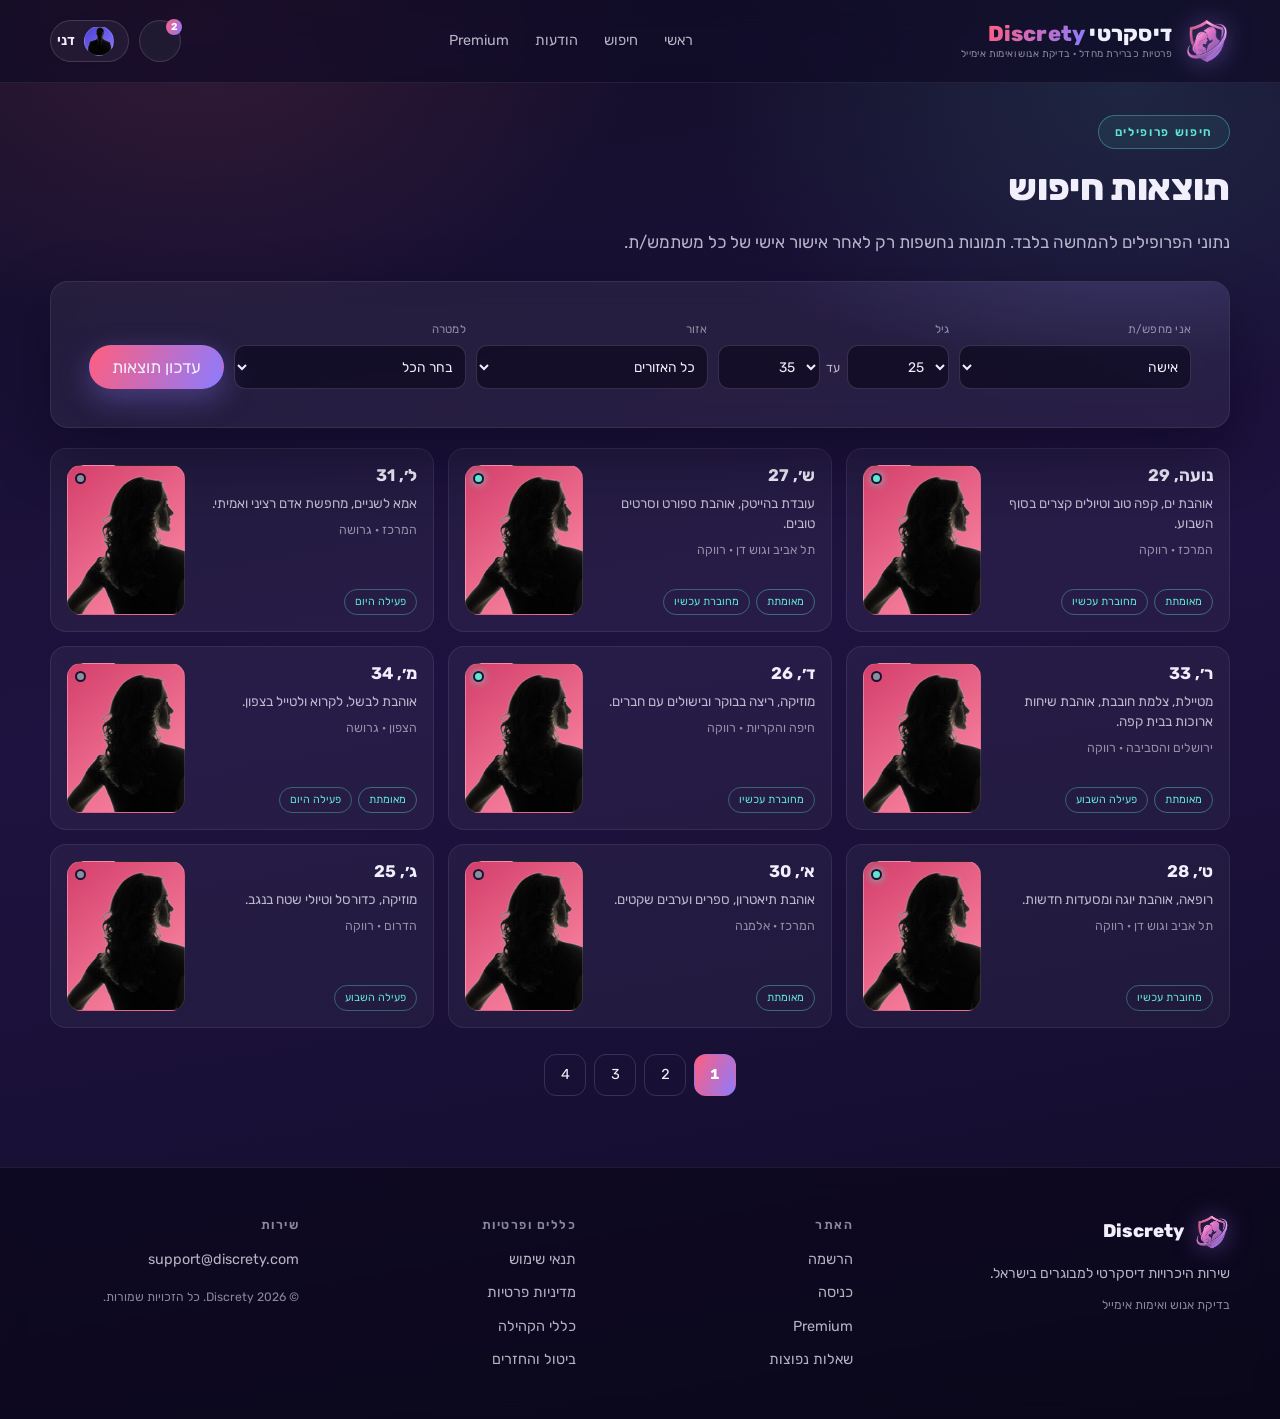
<file: search.html>
<!doctype html>
<html lang="he" dir="rtl">
<head>
<meta charset="utf-8">
<meta name="viewport" content="width=device-width, initial-scale=1">
<title>חיפוש היכרויות דיסקרטיות · Discrety</title>
<meta name="description" content="חיפוש פרופילים דיסקרטי לפי גיל, אזור ומטרת היכרות — היכרויות דיסקרטיות בישראל.">
<meta name="keywords" content="היכרויות, דיסקרטי, היכרויות דיסקרטיות, הכרויות דיסקרטיות, אתר היכרויות, דייטינג דיסקרטי, היכרויות בישראל">
<meta property="og:type" content="website">
<meta property="og:title" content="חיפוש היכרויות דיסקרטיות · Discrety">
<meta property="og:description" content="חיפוש פרופילים דיסקרטי לפי גיל, אזור ומטרת היכרות — היכרויות דיסקרטיות בישראל.">
<meta property="og:image" content="https://discrety.com/assets/hero.jpg">
<meta property="og:url" content="https://discrety.com/search.html">
<meta property="og:locale" content="he_IL">
<meta property="og:site_name" content="Discrety · דיסקרטי">
<link rel="canonical" href="https://discrety.com/search.html">
<link rel="icon" type="image/png" href="assets/favicon.png">
<link rel="preconnect" href="https://fonts.googleapis.com">
<link rel="stylesheet" href="https://fonts.googleapis.com/css2?family=Rubik:wght@400;500;600;700;800&display=swap">
<link rel="stylesheet" href="assets/styles.css">
</head>
<body>
<div class="ng logged" lang="he" dir="rtl">
<header class="site-header">
  <div class="shell header-shell">
    <a class="brand" href="index.html" aria-label="Discrety — דף הבית">
      <span class="brand-logo" aria-hidden="true"></span>
      <span class="brand-text">
        <span class="brand-name">דיסקרטי <b>Discrety</b></span>
        <span class="brand-trust">פרטיות כברירת מחדל · בדיקת אנוש ואימות אימייל</span>
      </span>
    </a>
    <nav class="main-nav" aria-label="ניווט ראשי">
      <a href="index.html">ראשי</a>
      <a href="search.html">חיפוש</a>
      <a href="messages.html">הודעות</a>
      <a href="premium.html">Premium</a>
    </nav>
    <div class="header-actions">
      <span class="guest-actions">
        <a class="btn" href="login.html">כניסה</a>
        <a class="btn btn-grad" href="register.html">הרשמה</a>
      </span>
      <span class="user-actions">
        <button class="btn icon-btn" type="button" aria-label="התראות" data-toast="1">
          <svg viewBox="0 0 24 24" fill="none" stroke="currentColor" stroke-width="1.8" stroke-linecap="round" stroke-linejoin="round" aria-hidden="true"><path d="M18 9a6 6 0 10-12 0c0 5-2 6-2 6h16s-2-1-2-6"/><path d="M10.3 19a2 2 0 003.4 0"/></svg>
          <em>2</em>
        </button>
        <span class="user-chip"><span class="avatar m" aria-hidden="true"></span><span class="uname">דני</span></span>
      </span>
      <button class="btn menu-button" id="menuButton" type="button" aria-label="פתיחת תפריט" aria-expanded="false">☰</button>
    </div>
    <nav class="mobile-nav" id="mobileNav" aria-label="ניווט למובייל">
      <a href="index.html">ראשי</a><a href="search.html">חיפוש</a><a href="messages.html">הודעות</a><a href="premium.html">Premium</a><a href="login.html">כניסה</a><a href="register.html">הרשמה</a>
    </nav>
  </div>
</header>
<main>
<div class="shell view-pad">
    <div class="page-head">
      <span class="kicker">חיפוש פרופילים</span>
      <h1>תוצאות חיפוש</h1>
      <p>נתוני הפרופילים להמחשה בלבד. תמונות נחשפות רק לאחר אישור אישי של כל משתמש/ת.</p>
    </div>
    <form class="panel search filters" id="resFilters">
      <div class="search-fields">
        <label>אני מחפש/ת
          <select><option selected>אישה</option><option>גבר</option><option>הכול</option></select>
        </label>
        <label>גיל
          <span class="age-range">
            <select dir="ltr" aria-label="מגיל"><option>18</option><option selected>25</option><option>30</option><option>40</option></select>
            <span class="age-sep">עד</span>
            <select dir="ltr" aria-label="עד גיל"><option>30</option><option selected>35</option><option>45</option><option>100</option></select>
          </span>
        </label>
        <label>אזור
          <select><option selected>כל האזורים</option><option>תל אביב וגוש דן</option><option>המרכז</option><option>חיפה והקריות</option></select>
        </label>
        <label>למטרה
          <select><option selected>בחר הכל</option><option>קשר דיסקרטי</option><option>פלירטוטים</option><option>קשר רומנטי</option></select>
        </label>
        <button class="btn btn-grad" type="submit">עדכון תוצאות</button>
      </div>
    </form>
    <div class="res-grid">
      <a class="res-card" href="profile.html"><span class="res-ava"><span class="avatar f"></span><i></i></span><span class="res-info"><span class="res-name">נועה, 29</span><span class="res-about">אוהבת ים, קפה טוב וטיולים קצרים בסוף השבוע.</span><span class="res-meta">המרכז · רווקה</span><span class="res-tags"><span class="vf">מאומתת</span><span>מחוברת עכשיו</span></span></span></a>
      <a class="res-card" href="profile.html"><span class="res-ava"><span class="avatar f"></span><i></i></span><span class="res-info"><span class="res-name">ש׳, 27</span><span class="res-about">עובדת בהייטק, אוהבת ספורט וסרטים טובים.</span><span class="res-meta">תל אביב וגוש דן · רווקה</span><span class="res-tags"><span class="vf">מאומתת</span><span>מחוברת עכשיו</span></span></span></a>
      <a class="res-card" href="profile.html"><span class="res-ava"><span class="avatar f"></span><i class="off"></i></span><span class="res-info"><span class="res-name">ל׳, 31</span><span class="res-about">אמא לשניים, מחפשת אדם רציני ואמיתי.</span><span class="res-meta">המרכז · גרושה</span><span class="res-tags"><span>פעילה היום</span></span></span></a>
      <a class="res-card" href="profile.html"><span class="res-ava"><span class="avatar f"></span><i class="off"></i></span><span class="res-info"><span class="res-name">ר׳, 33</span><span class="res-about">מטיילת, צלמת חובבת, אוהבת שיחות ארוכות בבית קפה.</span><span class="res-meta">ירושלים והסביבה · רווקה</span><span class="res-tags"><span class="vf">מאומתת</span><span>פעילה השבוע</span></span></span></a>
      <a class="res-card" href="profile.html"><span class="res-ava"><span class="avatar f"></span><i></i></span><span class="res-info"><span class="res-name">ד׳, 26</span><span class="res-about">מוזיקה, ריצה בבוקר ובישולים עם חברים.</span><span class="res-meta">חיפה והקריות · רווקה</span><span class="res-tags"><span>מחוברת עכשיו</span></span></span></a>
      <a class="res-card" href="profile.html"><span class="res-ava"><span class="avatar f"></span><i class="off"></i></span><span class="res-info"><span class="res-name">מ׳, 34</span><span class="res-about">אוהבת לבשל, לקרוא ולטייל בצפון.</span><span class="res-meta">הצפון · גרושה</span><span class="res-tags"><span class="vf">מאומתת</span><span>פעילה היום</span></span></span></a>
      <a class="res-card" href="profile.html"><span class="res-ava"><span class="avatar f"></span><i></i></span><span class="res-info"><span class="res-name">ט׳, 28</span><span class="res-about">רופאה, אוהבת יוגה ומסעדות חדשות.</span><span class="res-meta">תל אביב וגוש דן · רווקה</span><span class="res-tags"><span>מחוברת עכשיו</span></span></span></a>
      <a class="res-card" href="profile.html"><span class="res-ava"><span class="avatar f"></span><i class="off"></i></span><span class="res-info"><span class="res-name">א׳, 30</span><span class="res-about">אוהבת תיאטרון, ספרים וערבים שקטים.</span><span class="res-meta">המרכז · אלמנה</span><span class="res-tags"><span class="vf">מאומתת</span></span></span></a>
      <a class="res-card" href="profile.html"><span class="res-ava"><span class="avatar f"></span><i class="off"></i></span><span class="res-info"><span class="res-name">ג׳, 25</span><span class="res-about">מוזיקה, כדורסל וטיולי שטח בנגב.</span><span class="res-meta">הדרום · רווקה</span><span class="res-tags"><span>פעילה השבוע</span></span></span></a>
    </div>
    <nav class="pager" aria-label="עמודים">
      <a href="search.html" class="cur">1</a><a href="search.html">2</a><a href="search.html">3</a><a href="search.html">4</a>
    </nav>
  </div>
</main>
<footer class="site-footer">
  <div class="shell footer-grid">
    <div class="footer-about">
      <a class="footer-brand" href="index.html">
        <span class="brand-logo" aria-hidden="true"></span>
        Discrety
      </a>
      <p>שירות היכרויות דיסקרטי למבוגרים בישראל.</p>
      <span>בדיקת אנוש ואימות אימייל</span>
    </div>
    <div class="footer-col">
      <strong>האתר</strong>
      <a href="register.html">הרשמה</a>
      <a href="login.html">כניסה</a>
      <a href="premium.html">Premium</a>
      <a href="index.html#faq">שאלות נפוצות</a>
    </div>
    <div class="footer-col">
      <strong>כללים ופרטיות</strong>
      <a href="#" data-toast="1">תנאי שימוש</a>
      <a href="#" data-toast="1">מדיניות פרטיות</a>
      <a href="#" data-toast="1">כללי הקהילה</a>
      <a href="#" data-toast="1">ביטול והחזרים</a>
    </div>
    <div class="footer-col">
      <strong>שירות</strong>
      <a href="mailto:support@discrety.com">support@discrety.com</a>
      <small>© 2026 Discrety. כל הזכויות שמורות.</small>
    </div>
  </div>
</footer>
<div class="toast" id="toast" role="status">זהו אתר תצוגה מקדימה — הקישור יפעל בגרסה המלאה.</div>
</div>
<script src="assets/app.js"></script>
</body>
</html>
</file>
<file: assets/styles.css>
.ng{
    --bg0:#0E0B1F; --bg1:#130F27; --bg2:#1E1240;
    --glass:rgba(255,255,255,.055); --glass2:rgba(255,255,255,.09);
    --line:rgba(255,255,255,.14); --line-soft:rgba(255,255,255,.08);
    --text:#F1EFFC; --mut:rgba(241,239,252,.74); --mut2:rgba(241,239,252,.55);
    --coral:#FF5E7E; --violet:#8C7BFF; --mint:#5EE6D0;
    --grad:linear-gradient(115deg,#FF5E7E,#8C7BFF);
    --rad:18px; --max:1180px;
    background:
      radial-gradient(60% 40% at 15% 0%, rgba(255,94,126,.14), transparent 60%),
      radial-gradient(55% 38% at 88% 6%, rgba(94,230,208,.10), transparent 60%),
      linear-gradient(170deg,var(--bg1) 0%,var(--bg2) 46%,#170F33 78%,var(--bg0) 100%);
    color:var(--text);
    font-family:"Rubik","Segoe UI",system-ui,sans-serif;
    font-size:17px; line-height:1.7;
    direction:rtl; text-align:right;
    margin:0; min-height:100vh; overflow-x:clip;
    -webkit-font-smoothing:antialiased;
  }
  body{margin:0; background:#0E0B1F}
  .ng *{box-sizing:border-box}
  .ng a{color:inherit; text-decoration:none}
  .ng button,.ng select{font:inherit; color:inherit}
  .ng :focus-visible{outline:2px solid var(--mint); outline-offset:2px; border-radius:6px}
  .ng img,.ng svg{max-width:100%}
  .shell{width:min(var(--max),calc(100% - 44px)); margin-inline:auto}
  .kicker{
    display:inline-flex; align-items:center; gap:8px;
    color:var(--mint); font-size:.74rem; font-weight:600; letter-spacing:.14em;
    border:1px solid rgba(94,230,208,.35); border-radius:999px; padding:6px 16px;
    background:rgba(94,230,208,.07);
  }
  .section-title{margin:14px 0 0; font-size:clamp(1.7rem,3vw,2.5rem); line-height:1.2; font-weight:700; letter-spacing:-.01em; text-wrap:balance}
  .section-copy{max-width:68ch; margin:12px 0 0; color:var(--mut)}
  .grad-text{background:var(--grad); -webkit-background-clip:text; background-clip:text; color:transparent}

  .btn{
    min-height:48px; padding:0 26px; display:inline-flex; align-items:center; justify-content:center; gap:9px;
    border:1px solid var(--line); border-radius:999px; background:rgba(255,255,255,.06);
    color:var(--text); font-weight:600; font-size:.95rem; cursor:pointer;
    transition:transform .18s ease, box-shadow .18s ease, background .18s ease;
    backdrop-filter:blur(6px);
  }
  .btn:hover{background:rgba(255,255,255,.1); transform:translateY(-1px)}
  .btn-grad{border-color:transparent; background:var(--grad); color:#fff; box-shadow:0 10px 30px rgba(140,123,255,.35)}
  .btn-grad:hover{box-shadow:0 14px 36px rgba(255,94,126,.4)}
  .text-link{color:var(--mint); font-weight:500; border-bottom:1px solid rgba(94,230,208,.4)}
  .text-link:hover{border-bottom-color:var(--mint)}

  .panel{
    border:1px solid var(--line-soft); border-radius:var(--rad);
    background:var(--glass); backdrop-filter:blur(14px);
    box-shadow:0 24px 60px rgba(8,4,24,.45);
  }

  /* Header */
  .site-header{position:sticky; top:0; z-index:50; border-bottom:1px solid var(--line-soft); background:rgba(16,12,36,.72); backdrop-filter:blur(16px) saturate(130%)}
  .header-shell{min-height:82px; display:flex; align-items:center; justify-content:space-between; gap:20px}
  .brand{display:flex; align-items:center; gap:12px}
  .brand-logo{
    width:46px; height:46px; flex:none; display:inline-block;
    background-image:var(--logo,none); background-size:contain; background-position:center; background-repeat:no-repeat;
    filter:drop-shadow(0 0 12px rgba(170,120,255,.5));
  }
  .brand-text{display:grid; line-height:1.25}
  .brand-name{font-size:1.35rem; font-weight:800; letter-spacing:.01em}
  .brand-name b{background:var(--grad); -webkit-background-clip:text; background-clip:text; color:transparent; font-weight:800}
  .brand-trust{font-size:.63rem; color:var(--mut2); letter-spacing:.04em}
  .main-nav{display:flex; gap:26px; font-size:.9rem; color:var(--mut)}
  .main-nav a:hover{color:var(--mint)}
  .header-actions{display:flex; align-items:center; gap:10px}
  .header-actions .btn{min-height:42px; padding:0 20px; font-size:.88rem}
  .menu-button{display:none; width:44px; min-height:44px; padding:0; font-size:1.25rem; border-radius:12px}
  .mobile-nav{
    display:none; position:absolute; top:calc(100% + 8px);
    inset-inline-end:max(22px, calc((100vw - var(--max)) / 2));
    width:min(300px, calc(100vw - 32px));
    padding:10px; border:1px solid var(--line); border-radius:16px;
    background:rgba(20,14,44,.97); box-shadow:0 24px 60px rgba(8,4,24,.6);
  }
  .mobile-nav.open{display:grid}
  .mobile-nav a{padding:11px 14px; border-radius:10px; font-size:.95rem}
  .mobile-nav a:hover{background:rgba(140,123,255,.14); color:var(--mint)}

  /* Hero */
  .hero{position:relative; overflow:hidden; isolation:isolate; padding:clamp(76px,10vw,140px) 0 clamp(60px,8vw,104px)}
  .hero::before{
    content:""; position:absolute; inset:0; z-index:-2;
    background-image:var(--hero-photo,none); background-size:cover; background-position:44% 38%;
    filter:saturate(1.06);
  }
  .hero::after{
    content:""; position:absolute; inset:0; z-index:-1;
    background:
      linear-gradient(to left, rgba(19,15,39,.97) 0%, rgba(19,15,39,.9) 26%, rgba(23,15,48,.58) 56%, rgba(26,17,58,.24) 100%),
      linear-gradient(180deg, rgba(19,15,39,.66), rgba(19,15,39,.2) 26%, rgba(19,15,39,.16) 60%, rgba(14,10,31,.97) 100%),
      linear-gradient(rgba(84,58,178,.16), rgba(84,58,178,.16));
  }
  .hero-bg{position:absolute; inset:0; pointer-events:none}
  .hero-bg i{position:absolute; border-radius:50%; filter:blur(70px); opacity:.5}
  .hero-bg i:nth-child(1){width:420px; height:420px; background:#8C7BFF; top:-180px; inset-inline-start:4%; opacity:.34; animation:float 11s ease-in-out infinite}
  .hero-bg i:nth-child(2){width:340px; height:340px; background:#FF5E7E; top:-140px; inset-inline-end:10%; opacity:.22; animation:float 13s ease-in-out infinite reverse}
  .hero-bg i:nth-child(3){width:300px; height:300px; background:#5EE6D0; bottom:-200px; inset-inline-start:46%; opacity:.12}
  @keyframes float{50%{transform:translateY(26px)}}
  .hero-text{position:relative; width:min(660px,100%)}
  .hero h1{margin:22px 0 0; font-size:clamp(2.3rem,4.8vw,3.7rem); line-height:1.1; font-weight:800; letter-spacing:-.02em; text-wrap:balance}
  .hero h1 span{display:block; background:var(--grad); -webkit-background-clip:text; background-clip:text; color:transparent; padding-bottom:.08em}
  .hero-lead{margin:18px 0 0; max-width:56ch; color:var(--mut); font-size:1.06rem}
  .hero-actions{display:flex; gap:12px; flex-wrap:wrap; margin-top:30px}
  .hero-note{display:flex; gap:10px; flex-wrap:wrap; margin-top:26px}
  .hero-note span{
    display:inline-flex; align-items:center; gap:8px; font-size:.78rem; color:var(--mut);
    border:1px solid var(--line-soft); border-radius:999px; padding:7px 15px;
    background:rgba(255,255,255,.04); backdrop-filter:blur(6px);
  }
  .hero-note i{width:6px; height:6px; border-radius:50%; background:var(--mint); box-shadow:0 0 10px rgba(94,230,208,.9)}

  /* About */
  .editorial{padding:clamp(30px,4vw,54px)}
  .lead-grid{display:grid; grid-template-columns:repeat(3,1fr); gap:22px; margin-top:26px}
  .lead-grid p{margin:0; color:var(--mut); font-size:.95rem; padding-top:14px; border-top:1px solid var(--line-soft)}
  .editorial-grid{display:grid; grid-template-columns:1fr 1fr; gap:14px; margin-top:30px}
  .editorial-grid article{
    border:1px solid var(--line-soft); border-radius:14px; padding:22px 24px;
    background:rgba(255,255,255,.035);
  }
  .editorial-grid h3{margin:0; font-size:1.06rem; font-weight:600; color:var(--text)}
  .editorial-grid h3::before{content:""; display:block; width:34px; height:3px; border-radius:3px; background:var(--grad); margin-bottom:12px}
  .editorial-grid p{margin:9px 0 0; color:var(--mut); font-size:.92rem}
  .editorial-grid ul{margin:12px 0 0; padding:0; list-style:none; display:grid; gap:7px}
  .editorial-grid li{position:relative; padding-inline-start:22px; color:var(--mut); font-size:.9rem}
  .editorial-grid li::before{content:"✦"; position:absolute; inset-inline-start:0; top:0; color:var(--mint); font-size:.8rem}

  /* Search */
  .search{padding:clamp(24px,3.4vw,38px); position:relative; overflow:hidden}
  .search::before{content:""; position:absolute; inset:0; pointer-events:none; background:radial-gradient(60% 120% at 92% -20%, rgba(140,123,255,.16), transparent 60%)}
  .search-head{display:flex; align-items:center; gap:12px; margin-bottom:20px}
  .search-head svg{width:22px; height:22px; color:var(--mint)}
  .search-head strong{font-size:1.12rem; font-weight:600}
  .search-fields{display:grid; grid-template-columns:repeat(4,minmax(0,1fr)) max-content; gap:10px; align-items:end}
  .search-fields label{display:grid; gap:6px; font-size:.72rem; color:var(--mut2); letter-spacing:.02em; min-width:0}
  .search-fields select{
    width:100%; min-width:0; min-height:44px; padding:0 8px; border-radius:11px; border:1px solid var(--line);
    background:rgba(14,10,32,.72); color:var(--text); font-size:.86rem; cursor:pointer;
    text-overflow:ellipsis;
  }
  .search-fields .btn{min-height:44px; padding:0 22px; align-self:end; white-space:nowrap}
  .search-fields select:hover{border-color:rgba(140,123,255,.5)}
  .search-fields select[dir="ltr"]{text-align:right}
  .age-range{display:flex; align-items:center; gap:6px}
  .age-range select{flex:1; min-width:0; padding:0 8px}
  .age-sep{flex:none; font-size:.78rem; color:var(--mut)}
  .search-actions{display:flex; align-items:center; gap:16px; flex-wrap:wrap; margin-top:18px}
  .preview-message{display:none; margin:0; font-size:.82rem; color:var(--mint)}
  .preview-message.show{display:block}

  /* Profiles */
  .profiles-heading{display:flex; align-items:baseline; justify-content:space-between; gap:14px; flex-wrap:wrap; margin:0 0 18px}
  .profiles-heading h2{margin:0; font-size:clamp(1.5rem,2.6vw,2rem); font-weight:700}
  .profiles-heading small{color:var(--mut2); font-size:.82rem}
  .profile-gate{display:flex; align-items:center; gap:22px; flex-wrap:wrap; padding:clamp(22px,3vw,32px)}
  .gate-status-wrap{display:flex; align-items:center; gap:10px}
  .gate-status .dot{width:11px; height:11px; border-radius:50%; background:#8a8f9a; display:inline-block}
  .gate-status.connected .dot{background:var(--mint); box-shadow:0 0 0 5px rgba(94,230,208,.15),0 0 12px rgba(94,230,208,.8)}
  .gate-status-label{font-size:.82rem; color:var(--mut)}
  .profile-gate > div:not(.gate-status-wrap){flex:1 1 340px}
  .profile-gate h3{margin:0; font-size:1.12rem; font-weight:600}
  .profile-gate p{margin:7px 0 0; color:var(--mut); font-size:.92rem}
  .profile-fields{font-size:.82rem; color:var(--mut2)}
  .sample-profiles-label{margin:26px 0 12px; font-size:.85rem; color:var(--mut2)}
  .sample-profiles-grid{display:grid; grid-template-columns:repeat(2,minmax(0,320px)); gap:14px}
  .sample-profile-card{
    display:flex; align-items:center; gap:14px; padding:14px 16px;
    border:1px solid var(--line-soft); border-radius:16px;
    background:rgba(255,255,255,.045); backdrop-filter:blur(10px);
    transition:transform .18s ease, border-color .18s ease;
  }
  .sample-profile-card:hover{transform:translateY(-2px); border-color:rgba(140,123,255,.4)}
  .sample-profile-avatar{
    width:58px; height:58px; border-radius:50%; overflow:hidden; flex:none;
    display:grid; place-items:center; border:1px solid var(--line);
  }
  .sample-profile-avatar.male{background:linear-gradient(140deg,#4C3FD4,#8C7BFF)}
  .sample-profile-avatar.female{background:linear-gradient(140deg,#D43F6B,#FF8FA9)}
  .sample-profile-avatar img{width:100%; height:100%; object-fit:cover; display:block}
  .sample-profile-name{display:flex; align-items:center; gap:8px; font-weight:600}
  .sample-profile-meta{font-size:.8rem; color:var(--mut2)}
  .connection-status .dot{width:8px; height:8px; border-radius:50%; background:#8a8f9a; display:inline-block}
  .connection-status.connected .dot{background:var(--mint); box-shadow:0 0 8px rgba(94,230,208,.9)}

  /* Trust */
  .trust{padding:clamp(20px,3vw,30px) 0}
  .trust-grid{display:grid; grid-template-columns:repeat(4,1fr); gap:14px}
  .trust-item{
    border:1px solid var(--line-soft); border-radius:16px; padding:24px 22px;
    background:rgba(255,255,255,.04); backdrop-filter:blur(10px);
    transition:transform .18s ease, border-color .18s ease;
  }
  .trust-item:hover{transform:translateY(-3px); border-color:rgba(94,230,208,.35)}
  .trust-item .icon{
    width:44px; height:44px; border-radius:13px; display:grid; place-items:center;
    background:rgba(140,123,255,.14); border:1px solid rgba(140,123,255,.3); color:var(--mint);
  }
  .trust-item .icon svg{width:22px; height:22px}
  .trust-item h2{margin:14px 0 5px; font-size:1rem; font-weight:600}
  .trust-item p{margin:0; color:var(--mut); font-size:.88rem}

  /* Journey */
  .journey{padding:clamp(28px,4vw,50px); position:relative; overflow:hidden}
  .journey::before{content:""; position:absolute; inset:0; pointer-events:none; background:radial-gradient(50% 90% at 4% 0%, rgba(255,94,126,.12), transparent 55%)}
  .journey-grid{margin:32px 0 0; padding:0; display:grid; grid-template-columns:repeat(4,1fr); gap:14px; list-style:none}
  .journey-grid li{border:1px solid var(--line-soft); border-radius:14px; padding:20px; background:rgba(255,255,255,.035)}
  .journey-grid .num{font-size:1.7rem; font-weight:800; background:var(--grad); -webkit-background-clip:text; background-clip:text; color:transparent; font-variant-numeric:tabular-nums}
  .journey-grid h3{margin:10px 0 6px; font-size:1rem; font-weight:600}
  .journey-grid p{margin:0; color:var(--mut); font-size:.88rem}

  /* Premium */
  .premium{
    display:flex; align-items:center; gap:20px; flex-wrap:wrap;
    padding:clamp(22px,3vw,30px);
    border:1px solid transparent; border-radius:var(--rad);
    background:linear-gradient(rgba(22,15,49,.92),rgba(22,15,49,.92)) padding-box, var(--grad) border-box;
    box-shadow:0 18px 50px rgba(140,123,255,.22);
  }
  .diamond{width:46px; height:46px; flex:none; display:grid; place-items:center; border-radius:14px; background:rgba(255,94,126,.14); border:1px solid rgba(255,94,126,.35)}
  .diamond svg{width:24px; height:24px; color:var(--coral)}
  .premium > div{flex:1 1 320px}
  .premium strong{font-size:1.08rem; font-weight:600}
  .premium p{margin:5px 0 0; color:var(--mut); font-size:.9rem}

  /* FAQ */
  .faq{padding:clamp(28px,4vw,50px)}
  .faq header{margin-bottom:10px}
  .faq header .text-link{display:inline-block; margin-top:14px; font-size:.9rem}
  .faq-list{margin-top:20px; display:grid; gap:10px}
  .faq-list details{
    border:1px solid var(--line-soft); border-radius:14px;
    background:rgba(255,255,255,.035); overflow:clip;
  }
  .faq-list details[open]{border-color:rgba(140,123,255,.4); background:rgba(140,123,255,.07)}
  .faq-list summary{
    list-style:none; cursor:pointer; display:flex; align-items:center; justify-content:space-between; gap:14px;
    padding:16px 20px; font-weight:500; font-size:.98rem;
  }
  .faq-list summary::-webkit-details-marker{display:none}
  .faq-list summary::after{
    content:"+"; flex:none; width:26px; height:26px; display:grid; place-items:center;
    border:1px solid var(--line); border-radius:50%; color:var(--mint); font-weight:500;
    transition:transform .2s ease;
  }
  .faq-list details[open] summary::after{content:"−"; transform:rotate(180deg); border-color:rgba(94,230,208,.5)}
  .faq-list details p{margin:0; padding:0 20px 18px; color:var(--mut); font-size:.92rem; max-width:75ch}

  /* Final CTA */
  .final-cta{
    text-align:center; padding:clamp(40px,6vw,70px) clamp(22px,4vw,50px);
    position:relative; overflow:hidden;
  }
  .final-cta::before{content:""; position:absolute; inset:0; pointer-events:none;
    background:radial-gradient(55% 90% at 50% 115%, rgba(140,123,255,.28), transparent 65%),
               radial-gradient(40% 60% at 12% -10%, rgba(255,94,126,.16), transparent 60%)}
  .final-cta > *{position:relative}
  .final-cta .section-title{margin-top:0}
  .final-cta p{margin:12px auto 0; max-width:56ch; color:var(--mut)}
  .cta-actions{display:flex; justify-content:center; gap:12px; flex-wrap:wrap; margin-top:26px}
  .final-cta small{display:block; margin-top:16px; color:var(--mut2); font-size:.8rem}

  .home-main{display:grid; gap:clamp(44px,5.5vw,72px); padding-block:clamp(44px,5.5vw,72px)}

  /* Footer */
  .site-footer{border-top:1px solid var(--line-soft); background:rgba(10,7,26,.65); backdrop-filter:blur(10px)}
  .footer-grid{display:grid; grid-template-columns:1.4fr 1fr 1fr 1fr; gap:28px; padding-block:46px}
  .footer-brand{display:flex; align-items:center; gap:10px; font-weight:800; font-size:1.15rem}
  .footer-brand .brand-logo{width:36px; height:36px}
  .footer-about p{margin:12px 0 4px; color:var(--mut); font-size:.88rem}
  .footer-about span{font-size:.76rem; color:var(--mut2)}
  .footer-col{display:grid; gap:9px; align-content:start; font-size:.9rem}
  .footer-col strong{font-size:.78rem; letter-spacing:.12em; color:var(--mut2); font-weight:600; margin-bottom:4px}
  .footer-col a{color:var(--mut)}
  .footer-col a:hover{color:var(--mint)}
  .footer-col small{color:var(--mut2); font-size:.76rem; margin-top:6px}

  .toast{
    position:fixed; bottom:24px; inset-inline-start:50%; transform:translate(50%,20px); z-index:80;
    padding:12px 22px; border-radius:999px; border:1px solid var(--line);
    background:rgba(22,15,49,.95); color:var(--text); font-size:.85rem;
    opacity:0; pointer-events:none; transition:opacity .25s ease, transform .25s ease;
    box-shadow:0 16px 40px rgba(8,4,24,.6); backdrop-filter:blur(8px);
  }
  .toast.show{opacity:1; transform:translate(50%,0)}

  @media (max-width:1000px){
    .search-fields{grid-template-columns:1fr 1fr}
    .search-fields .btn{grid-column:1/-1}
    .trust-grid,.journey-grid{grid-template-columns:1fr 1fr}
    .footer-grid{grid-template-columns:1fr 1fr}
    .lead-grid{grid-template-columns:1fr}
  }
  @media (max-width:900px){
    .main-nav{display:none}
    .menu-button{display:grid; place-items:center}
  }
  @media (max-width:640px){
    .brand-trust{display:none}
    .hero::before{background-position:52% 30%}
    .hero::after{background:
      linear-gradient(rgba(19,15,39,.82), rgba(19,15,39,.82)),
      linear-gradient(180deg, rgba(19,15,39,.7), rgba(19,15,39,.2) 30%, rgba(14,10,31,.97) 100%)}
    .search-fields,.trust-grid,.journey-grid,.editorial-grid,.footer-grid{grid-template-columns:1fr}
    .sample-profiles-grid{grid-template-columns:1fr}
    .header-actions .btn:not(.menu-button){padding:0 14px}
    .hero-note{gap:8px}
  }
  @media (prefers-reduced-motion:reduce){
    .ng *{animation:none !important; transition:none !important}
  }

/* Профиль */
  .crumbs{display:flex; justify-content:space-between; align-items:center; gap:12px; flex-wrap:wrap; margin-top:26px; font-size:.85rem; color:var(--mut2)}
  .crumbs a{color:var(--mint)}
  .crumbs a:hover{text-decoration:underline}
  .profile-main{display:grid; gap:18px; padding-block:20px clamp(44px,5.5vw,72px)}

  .avatar{border-radius:50%; background-size:cover; background-position:center; display:inline-block; flex:none; border:1px solid var(--line)}
  .avatar.f{background-image:var(--av-f), linear-gradient(140deg,#D43F6B,#FF8FA9)}
  .avatar.m{background-image:var(--av-m), linear-gradient(140deg,#4C3FD4,#8C7BFF)}

  .profile-hero{position:relative; overflow:hidden; display:flex; gap:28px; flex-wrap:wrap; padding:clamp(24px,3.4vw,40px)}
  .profile-hero::before{content:""; position:absolute; inset:0; pointer-events:none;
    background:radial-gradient(55% 100% at 88% -20%, rgba(255,94,126,.16), transparent 60%),
               radial-gradient(45% 90% at 8% 110%, rgba(140,123,255,.14), transparent 60%)}
  .profile-hero > *{position:relative}
  .avatar-wrap{position:relative; align-self:flex-start}
  .avatar-xl{width:148px; height:148px; box-shadow:0 18px 44px rgba(8,4,24,.5)}
  .avatar-wrap i{position:absolute; bottom:10px; inset-inline-end:10px; width:16px; height:16px; border-radius:50%; background:var(--mint); border:3px solid #17112E; box-shadow:0 0 12px rgba(94,230,208,.9)}
  .p-head{flex:1 1 380px; min-width:0}
  .p-name-row{display:flex; align-items:center; gap:12px; flex-wrap:wrap}
  .p-name{margin:0; font-size:clamp(1.6rem,3vw,2.1rem); font-weight:800; letter-spacing:-.01em}
  .badge{display:inline-flex; align-items:center; gap:6px; font-size:.74rem; font-weight:600; border-radius:999px; padding:5px 12px}
  .badge svg{width:13px; height:13px}
  .badge.ok{color:var(--mint); border:1px solid rgba(94,230,208,.4); background:rgba(94,230,208,.08)}
  .badge.on{color:var(--text); border:1px solid var(--line); background:rgba(255,255,255,.05)}
  .badge.on i{width:7px; height:7px; border-radius:50%; background:var(--mint); box-shadow:0 0 8px rgba(94,230,208,.9)}
  .p-id{font-size:.74rem; color:var(--mut2); font-variant-numeric:tabular-nums; border:1px solid var(--line-soft); border-radius:999px; padding:4px 11px; background:rgba(255,255,255,.03)}
  .p-partner{margin-top:18px; padding-top:16px; border-top:1px solid var(--line-soft)}
  .p-partner h3{margin:0 0 6px; font-size:.98rem; font-weight:600; color:var(--mint)}
  .p-partner p{margin:0; color:var(--mut); font-size:.95rem; max-width:66ch}
  .p-meta{margin:10px 0 0; color:var(--mut); font-size:.92rem}
  .p-about{margin:16px 0 0}
  .p-about h3{margin:0 0 6px; font-size:.98rem; font-weight:600; color:var(--mint)}
  .p-about p{margin:0; color:var(--mut); font-size:.95rem; max-width:60ch}
  .p-actions{display:flex; gap:10px; flex-wrap:wrap; margin-top:20px}
  .p-small-links{margin-top:14px; font-size:.78rem; color:var(--mut2)}
  .p-small-links a{color:var(--mut2); text-decoration:underline; text-underline-offset:3px}
  .p-small-links a:hover{color:var(--coral)}

  .panel-pad{padding:clamp(22px,3vw,32px)}
  .panel-title{display:flex; align-items:baseline; justify-content:space-between; gap:12px; flex-wrap:wrap; margin:0 0 16px}
  .panel-title h2{margin:0; font-size:1.15rem; font-weight:700}
  .panel-title small{color:var(--mut2); font-size:.8rem}

  .details-grid{display:grid; grid-template-columns:repeat(3,1fr); gap:14px 22px; margin:0}
  .details-grid > div{border:1px solid var(--line-soft); border-radius:12px; padding:12px 16px; background:rgba(255,255,255,.03)}
  .details-grid dt{font-size:.72rem; letter-spacing:.08em; color:var(--mut2)}
  .details-grid dd{margin:3px 0 0; font-size:.95rem; font-weight:500}
  .chips{display:flex; gap:8px; flex-wrap:wrap; margin-top:16px}
  .chip{font-size:.8rem; color:var(--mut); border:1px solid var(--line); border-radius:999px; padding:6px 14px; background:rgba(255,255,255,.04)}

  .photos-grid{display:grid; grid-template-columns:repeat(4,1fr); gap:12px}
  .photo-locked{position:relative; aspect-ratio:1; border-radius:14px; overflow:hidden; border:1px solid var(--line-soft);
    background:linear-gradient(150deg,#2A1A52,#1A1038); display:grid; place-items:center}
  .photo-locked::before,.photo-locked::after{content:""; position:absolute; border-radius:50%; filter:blur(16px)}
  .photo-locked::before{width:55%; aspect-ratio:1; top:10%; right:20%; background:#8C7BFF; opacity:.5}
  .photo-locked::after{width:70%; aspect-ratio:1; top:45%; right:8%; background:#FF5E7E; opacity:.3}
  .photo-locked svg{position:relative; z-index:1; width:26px; height:26px; color:rgba(241,239,252,.85); filter:drop-shadow(0 2px 8px rgba(8,4,24,.7))}
  .photos-note{margin:14px 0 0; font-size:.85rem; color:var(--mut)}
  .photos-actions{margin-top:14px}

  .chat-list{display:grid; gap:10px; margin:0 0 14px}
  .bub{max-width:min(72%,420px); padding:10px 16px; border-radius:16px; font-size:.92rem; width:fit-content}
  .bub small{display:block; margin-top:4px; font-size:.68rem; color:var(--mut2); font-variant-numeric:tabular-nums}
  .bub.mine{background:linear-gradient(120deg,rgba(255,94,126,.28),rgba(140,123,255,.32)); border:1px solid rgba(140,123,255,.35); border-end-end-radius:4px}
  .bub.theirs{background:rgba(255,255,255,.06); border:1px solid var(--line-soft); margin-inline-start:auto; border-end-start-radius:4px}
  .chat-input{display:flex; gap:10px}
  .chat-input input{flex:1; min-width:0; min-height:48px; padding:0 18px; border-radius:999px; border:1px solid var(--line); background:rgba(14,10,32,.72); color:var(--text); font:inherit; font-size:.92rem}
  .chat-input input::placeholder{color:var(--mut2)}
  .chat-notes{margin:12px 0 0; font-size:.78rem; color:var(--mut2); display:flex; gap:8px 18px; flex-wrap:wrap}
  .chat-notes span{display:inline-flex; align-items:center; gap:6px}
  .chat-notes i{width:5px; height:5px; border-radius:50%; background:var(--mint)}

  .sim-grid{display:grid; grid-template-columns:repeat(3,1fr); gap:14px}
  .sim-card{display:flex; align-items:center; gap:14px; padding:14px 16px; border:1px solid var(--line-soft); border-radius:16px;
    background:rgba(255,255,255,.045); transition:transform .18s ease, border-color .18s ease}
  .sim-card:hover{transform:translateY(-2px); border-color:rgba(140,123,255,.4)}
  .avatar-s{width:54px; height:54px}
  .sim-name{font-weight:600}
  .sim-meta{font-size:.78rem; color:var(--mut2)}

  .user-chip{display:inline-flex; align-items:center; gap:9px; font-size:.88rem; font-weight:600;
    border:1px solid var(--line); border-radius:999px; padding:5px 14px 5px 6px; background:rgba(255,255,255,.05)}
  .user-chip .avatar{width:30px; height:30px}
  .icon-btn{width:42px; min-height:42px; padding:0; border-radius:50%; position:relative}
  .icon-btn svg{width:19px; height:19px}
  .icon-btn em{position:absolute; top:-2px; inset-inline-start:-2px; width:16px; height:16px; border-radius:50%;
    background:var(--grad); color:#fff; font-style:normal; font-size:.62rem; font-weight:700; display:grid; place-items:center}

  @media (max-width:900px){
    .details-grid{grid-template-columns:1fr 1fr}
    .photos-grid{grid-template-columns:repeat(2,1fr)}
    .sim-grid{grid-template-columns:1fr}
  }
  @media (max-width:640px){
    .details-grid{grid-template-columns:1fr}
    .avatar-xl{width:112px; height:112px}
    .user-chip span.uname{display:none}
    .bub{max-width:88%}
  }

/* Site preview shell */
  .ru-strip{direction:ltr; text-align:left; font-size:12px; padding:8px 0; background:rgba(8,5,20,.85); border-bottom:1px solid var(--line-soft); color:#9d94ab; font-family:"Rubik",sans-serif}
  .ru-strip .shell{display:flex; gap:4px 16px; flex-wrap:wrap; align-items:center}
  .ru-strip b{color:#cec5dc; font-weight:600; margin-inline-end:4px}
  .ru-strip a{color:#b3a8c4; cursor:pointer}
  .ru-strip a:hover{color:var(--mint)}
  .ru-strip a.act{color:var(--mint); font-weight:600}
  .view{display:none}
  .view.act{display:block}
  .guest-actions,.user-actions{display:flex; align-items:center; gap:10px}
  .ng .user-actions{display:none}
  .ng.logged .user-actions{display:flex}
  .ng.logged .guest-actions{display:none}

  .page-head{padding:32px 0 4px}
  .page-head h1{margin:8px 0 0; font-size:clamp(1.7rem,3vw,2.3rem); font-weight:800; letter-spacing:-.01em}
  .page-head p{color:var(--mut); margin:8px 0 0; max-width:60ch}
  .view-pad{padding-bottom:clamp(44px,5.5vw,72px)}

  /* Поиск */
  .filters{margin-top:20px}
  .res-grid{display:grid; grid-template-columns:repeat(3,1fr); gap:14px; margin-top:20px}
  .res-card{display:grid; justify-items:center; text-align:center; gap:3px; padding:24px 16px 20px;
    border:1px solid var(--line-soft); border-radius:16px; background:rgba(255,255,255,.045);
    transition:transform .18s ease, border-color .18s ease}
  .res-card:hover{transform:translateY(-3px); border-color:rgba(140,123,255,.45)}
  .res-ava{position:relative; margin-bottom:8px}
  .res-ava .avatar{width:78px; height:78px}
  .res-ava i{position:absolute; bottom:4px; inset-inline-end:4px; width:12px; height:12px; border-radius:50%; background:var(--mint); border:2px solid #1A1235; box-shadow:0 0 8px rgba(94,230,208,.9)}
  .res-ava i.off{background:#8a8f9a; box-shadow:none}
  .res-name{font-weight:700}
  .res-meta{font-size:.78rem; color:var(--mut2)}
  .res-tags{display:flex; gap:6px; margin-top:10px; flex-wrap:wrap; justify-content:center}
  .res-tags span{font-size:.68rem; border:1px solid var(--line-soft); border-radius:999px; padding:3px 10px; color:var(--mut)}
  .res-tags .vf{color:var(--mint); border-color:rgba(94,230,208,.4)}
  .pager{display:flex; justify-content:center; gap:8px; margin-top:26px}
  .pager a{min-width:42px; min-height:42px; display:grid; place-items:center; border:1px solid var(--line); border-radius:12px; font-size:.9rem; font-variant-numeric:tabular-nums}
  .pager a:hover{border-color:rgba(140,123,255,.5)}
  .pager a.cur{background:var(--grad); border-color:transparent; color:#fff; font-weight:700}

  /* Сообщения */
  .msg-layout{display:grid; grid-template-columns:330px 1fr; gap:16px; margin-top:20px; align-items:start}
  .convo{padding:10px; display:grid; gap:4px}
  .convo a{display:flex; gap:12px; align-items:center; padding:10px 12px; border-radius:12px}
  .convo a:hover{background:rgba(255,255,255,.05)}
  .convo a.cur{background:rgba(140,123,255,.14)}
  .convo .avatar{width:46px; height:46px}
  .c-main{min-width:0}
  .c-name{font-weight:600; font-size:.92rem}
  .c-last{font-size:.76rem; color:var(--mut2); white-space:nowrap; overflow:hidden; text-overflow:ellipsis; max-width:170px}
  .c-side{margin-inline-start:auto; display:grid; justify-items:end; gap:5px}
  .c-time{font-size:.66rem; color:var(--mut2); font-variant-numeric:tabular-nums}
  .c-unread{min-width:20px; height:20px; border-radius:999px; background:var(--grad); color:#fff; font-size:.66rem; font-weight:700; display:grid; place-items:center; padding:0 6px}
  .chat-pane{padding:0; overflow:hidden}
  .chat-head{display:flex; align-items:center; gap:12px; padding:14px 18px; border-bottom:1px solid var(--line-soft); background:rgba(255,255,255,.03)}
  .chat-head .avatar{width:40px; height:40px}
  .chat-head b{font-size:.95rem}
  .chat-head small{display:block; font-size:.72rem; color:var(--mint)}
  .chat-body{padding:18px}

  /* Premium */
  .plans{display:grid; grid-template-columns:repeat(3,1fr); gap:14px; margin-top:24px}
  .plan{position:relative; padding:28px 22px 24px; border:1px solid var(--line-soft); border-radius:18px; background:rgba(255,255,255,.04); display:grid; gap:16px; align-content:start}
  .plan.hot{background:linear-gradient(rgba(22,15,49,.94),rgba(22,15,49,.94)) padding-box, var(--grad) border-box; border:1px solid transparent; box-shadow:0 18px 50px rgba(140,123,255,.25)}
  .plan-tag{position:absolute; top:-12px; inset-inline-start:18px; background:var(--grad); color:#fff; font-size:.7rem; font-weight:700; border-radius:999px; padding:4px 12px}
  .plan h3{margin:0; font-size:1.05rem; font-weight:700}
  .price{font-size:1.9rem; font-weight:800; font-variant-numeric:tabular-nums}
  .price small{font-size:.78rem; color:var(--mut2); font-weight:400}
  .plan ul{margin:0; padding:0; list-style:none; display:grid; gap:9px; font-size:.88rem; color:var(--mut)}
  .plan li{display:flex; gap:9px; align-items:flex-start}
  .plan li svg{width:16px; height:16px; color:var(--mint); flex:none; margin-top:2px}
  .plan li.no{color:var(--mut2)}
  .plan li.no svg{color:rgba(241,239,252,.22)}
  .plans-note{margin-top:16px; font-size:.78rem; color:var(--mut2)}

  /* Вход / регистрация */
  .auth-wrap{display:grid; place-items:center; padding:40px 0 8px}
  .auth-card{width:min(450px,100%); padding:clamp(26px,4vw,38px); display:grid; gap:15px}
  .auth-card h1{margin:0; font-size:1.5rem; font-weight:800}
  .auth-card .kicker{justify-self:start}
  .auth-card label{display:grid; gap:7px; font-size:.78rem; color:var(--mut2); letter-spacing:.03em}
  .auth-card input[type=email],.auth-card input[type=password],.auth-card input[type=text],.auth-card select{
    min-height:48px; padding:0 16px; border-radius:12px; border:1px solid var(--line);
    background:rgba(14,10,32,.72); color:var(--text); font:inherit; font-size:.95rem}
  .auth-card input::placeholder{color:var(--mut2)}
  .auth-card label.check{display:flex; gap:10px; align-items:flex-start; font-size:.82rem; color:var(--mut); letter-spacing:0}
  .check input{accent-color:#8C7BFF; width:17px; height:17px; margin-top:2px; flex:none}
  .auth-note{font-size:.78rem; color:var(--mut2)}
  .auth-alt{font-size:.86rem; color:var(--mut)}
  .auth-alt a{color:var(--mint)}

  /* Админка */
  .adm-tabs{display:flex; gap:8px; flex-wrap:wrap; margin-top:20px}
  .adm-tabs a{font-size:.85rem; padding:9px 18px; border:1px solid var(--line); border-radius:999px; color:var(--mut)}
  .adm-tabs a:hover{border-color:rgba(140,123,255,.5)}
  .adm-tabs a.cur{background:var(--grad); color:#fff; border-color:transparent; font-weight:600}
  .kpi-grid{display:grid; grid-template-columns:repeat(4,1fr); gap:14px; margin-top:20px}
  .kpi{padding:18px 20px; border:1px solid var(--line-soft); border-radius:16px; background:rgba(255,255,255,.04); display:grid; gap:3px}
  .kpi b{font-size:1.65rem; font-weight:800; font-variant-numeric:tabular-nums}
  .kpi span{font-size:.76rem; color:var(--mut2)}
  .kpi .up{color:var(--mint)}
  .kpi .down{color:var(--coral)}
  .adm-panel{margin-top:16px}
  .q-row{display:flex; align-items:center; gap:14px; padding:13px 0; border-top:1px solid var(--line-soft); flex-wrap:wrap}
  .q-row .avatar{width:42px; height:42px}
  .q-name{font-weight:600; font-size:.92rem}
  .q-meta{font-size:.76rem; color:var(--mut2)}
  .q-actions{margin-inline-start:auto; display:flex; gap:8px}
  .btn-s{min-height:38px; padding:0 16px; font-size:.8rem}
  .btn-ok{border-color:rgba(94,230,208,.5); color:var(--mint)}
  .btn-no{border-color:rgba(255,94,126,.45); color:var(--coral)}
  .tbl-scroll{overflow-x:auto}
  .adm-table{width:100%; min-width:680px; border-collapse:collapse; font-size:.88rem}
  .adm-table th{text-align:right; font-size:.7rem; letter-spacing:.08em; color:var(--mut2); font-weight:600; padding:10px 12px; border-bottom:1px solid var(--line)}
  .adm-table td{padding:11px 12px; border-bottom:1px solid var(--line-soft); vertical-align:middle; white-space:nowrap}
  .adm-table tr:last-child td{border-bottom:0}
  .adm-table .avatar{width:34px; height:34px; vertical-align:middle; margin-inline-end:9px}
  .adm-table td:first-child{font-weight:500}
  .st{display:inline-block; font-size:.7rem; padding:3px 10px; border-radius:999px; border:1px solid var(--line)}
  .st.ok{color:var(--mint); border-color:rgba(94,230,208,.4); background:rgba(94,230,208,.07)}
  .st.pr{color:#C9BFFF; border-color:rgba(140,123,255,.45); background:rgba(140,123,255,.1)}
  .st.bad{color:var(--coral); border-color:rgba(255,94,126,.4); background:rgba(255,94,126,.08)}
  .st.mut{color:var(--mut2)}

  @media (max-width:1000px){
    .res-grid{grid-template-columns:1fr 1fr}
    .msg-layout{grid-template-columns:1fr}
    .plans{grid-template-columns:1fr}
    .c-last{max-width:none}
    .kpi-grid{grid-template-columns:1fr 1fr}
  }
  @media (max-width:640px){
    .res-grid{grid-template-columns:1fr}
    .kpi-grid{grid-template-columns:1fr}
    .q-actions{margin-inline-start:0}
  }

/* Ассеты */
.ng{--logo:url("logo.png"); --hero-photo:url("hero.jpg"); --av-f:url("avatar-f.png"); --av-m:url("avatar-m.png")}

/* Анкета каталога: вертикальное фото справа (визуально слева), текст рядом (макет Canva) */
.res-grid .res-card{display:grid; grid-template-columns:1fr 118px; gap:16px; align-items:stretch;
  justify-items:stretch; text-align:start; padding:16px}
.res-grid .res-ava{grid-column:2; grid-row:1; margin:0; width:118px; height:150px; position:relative}
.res-grid .res-ava .avatar{width:100%; height:100%; border-radius:14px; border:1px solid var(--line)}
.res-grid .res-ava i{top:8px; bottom:auto; inset-inline-end:8px; width:11px; height:11px}
.res-grid .res-info{grid-column:1; grid-row:1; display:flex; flex-direction:column; gap:6px; min-width:0}
.res-grid .res-name{font-size:1.05rem; line-height:1.3}
.res-grid .res-about{font-size:.84rem; line-height:1.5; color:var(--mut);
  display:-webkit-box; -webkit-line-clamp:3; -webkit-box-orient:vertical; overflow:hidden}
.res-grid .res-meta{font-size:.78rem; color:var(--mut2)}
.res-grid .res-tags{justify-content:flex-start; margin-top:auto}
.res-grid .res-tags span:not(.vf){color:var(--mint); border-color:rgba(94,230,208,.35)}
</file>
